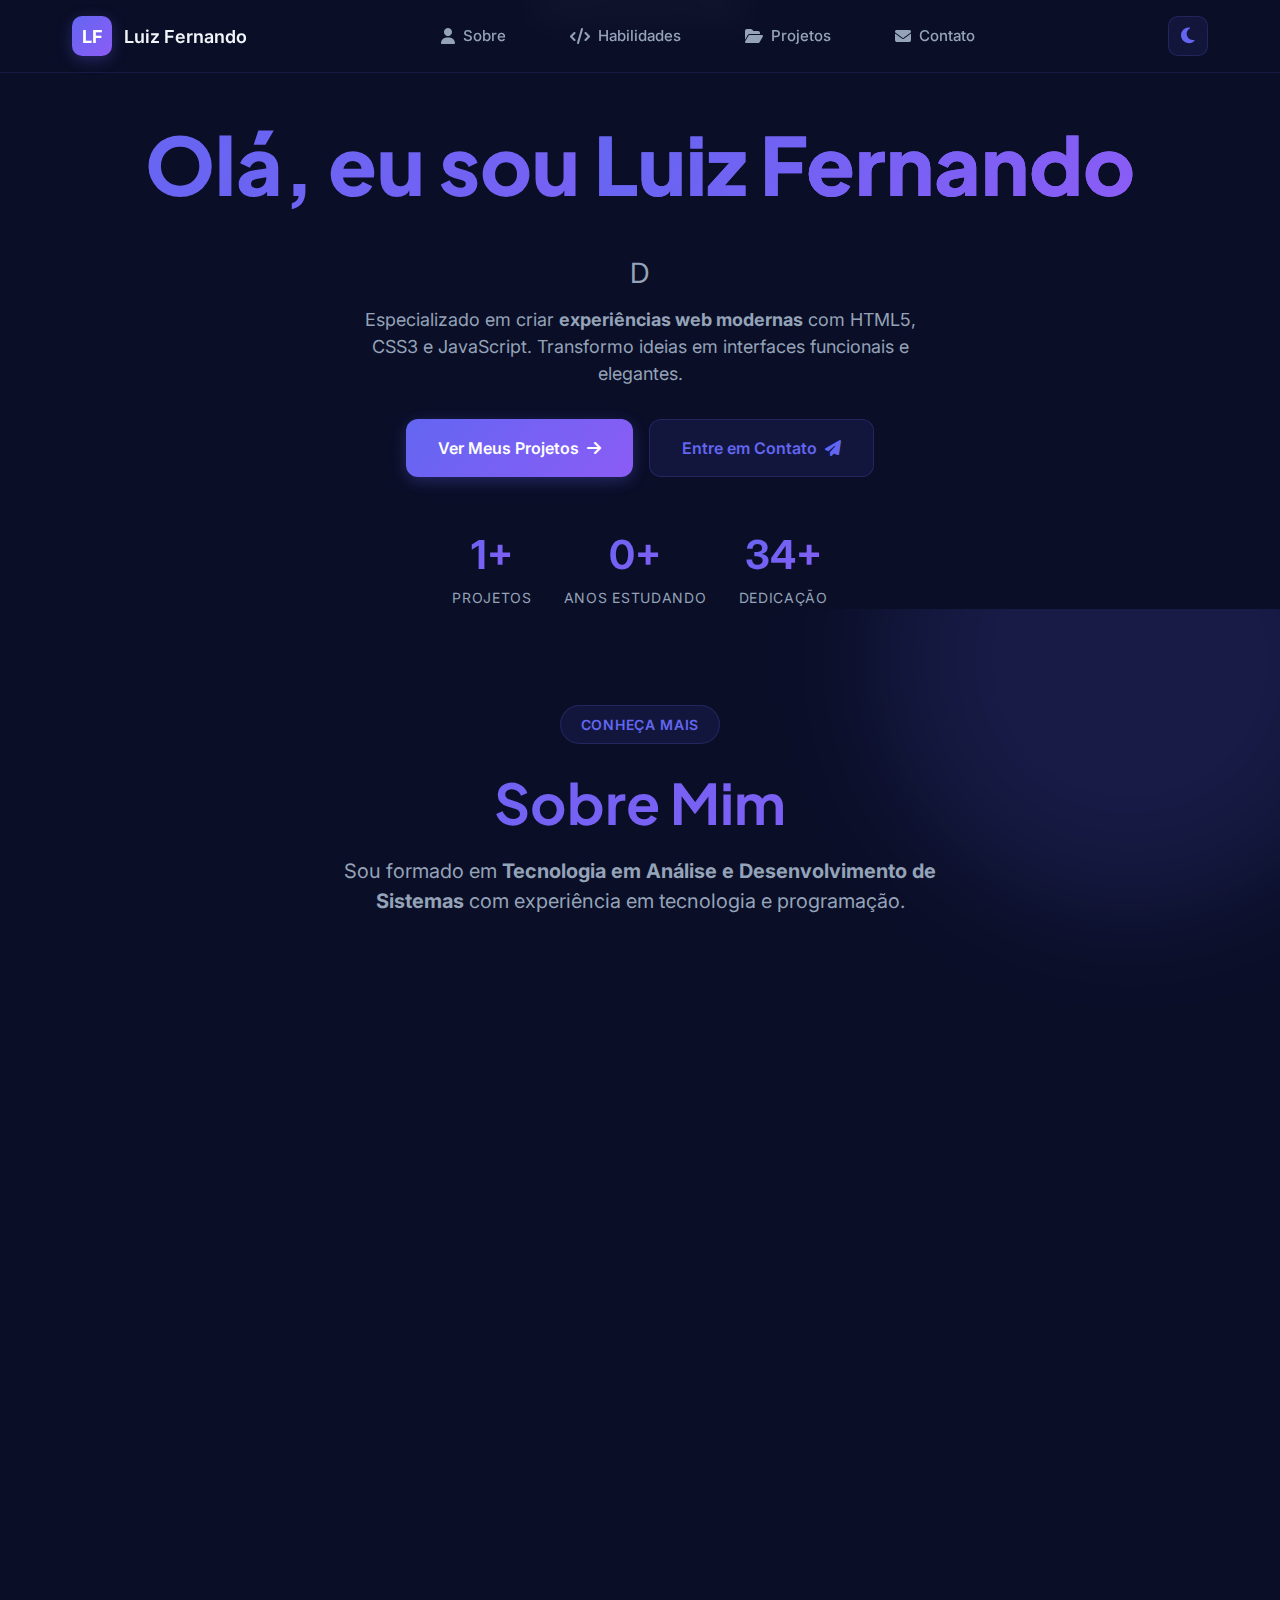
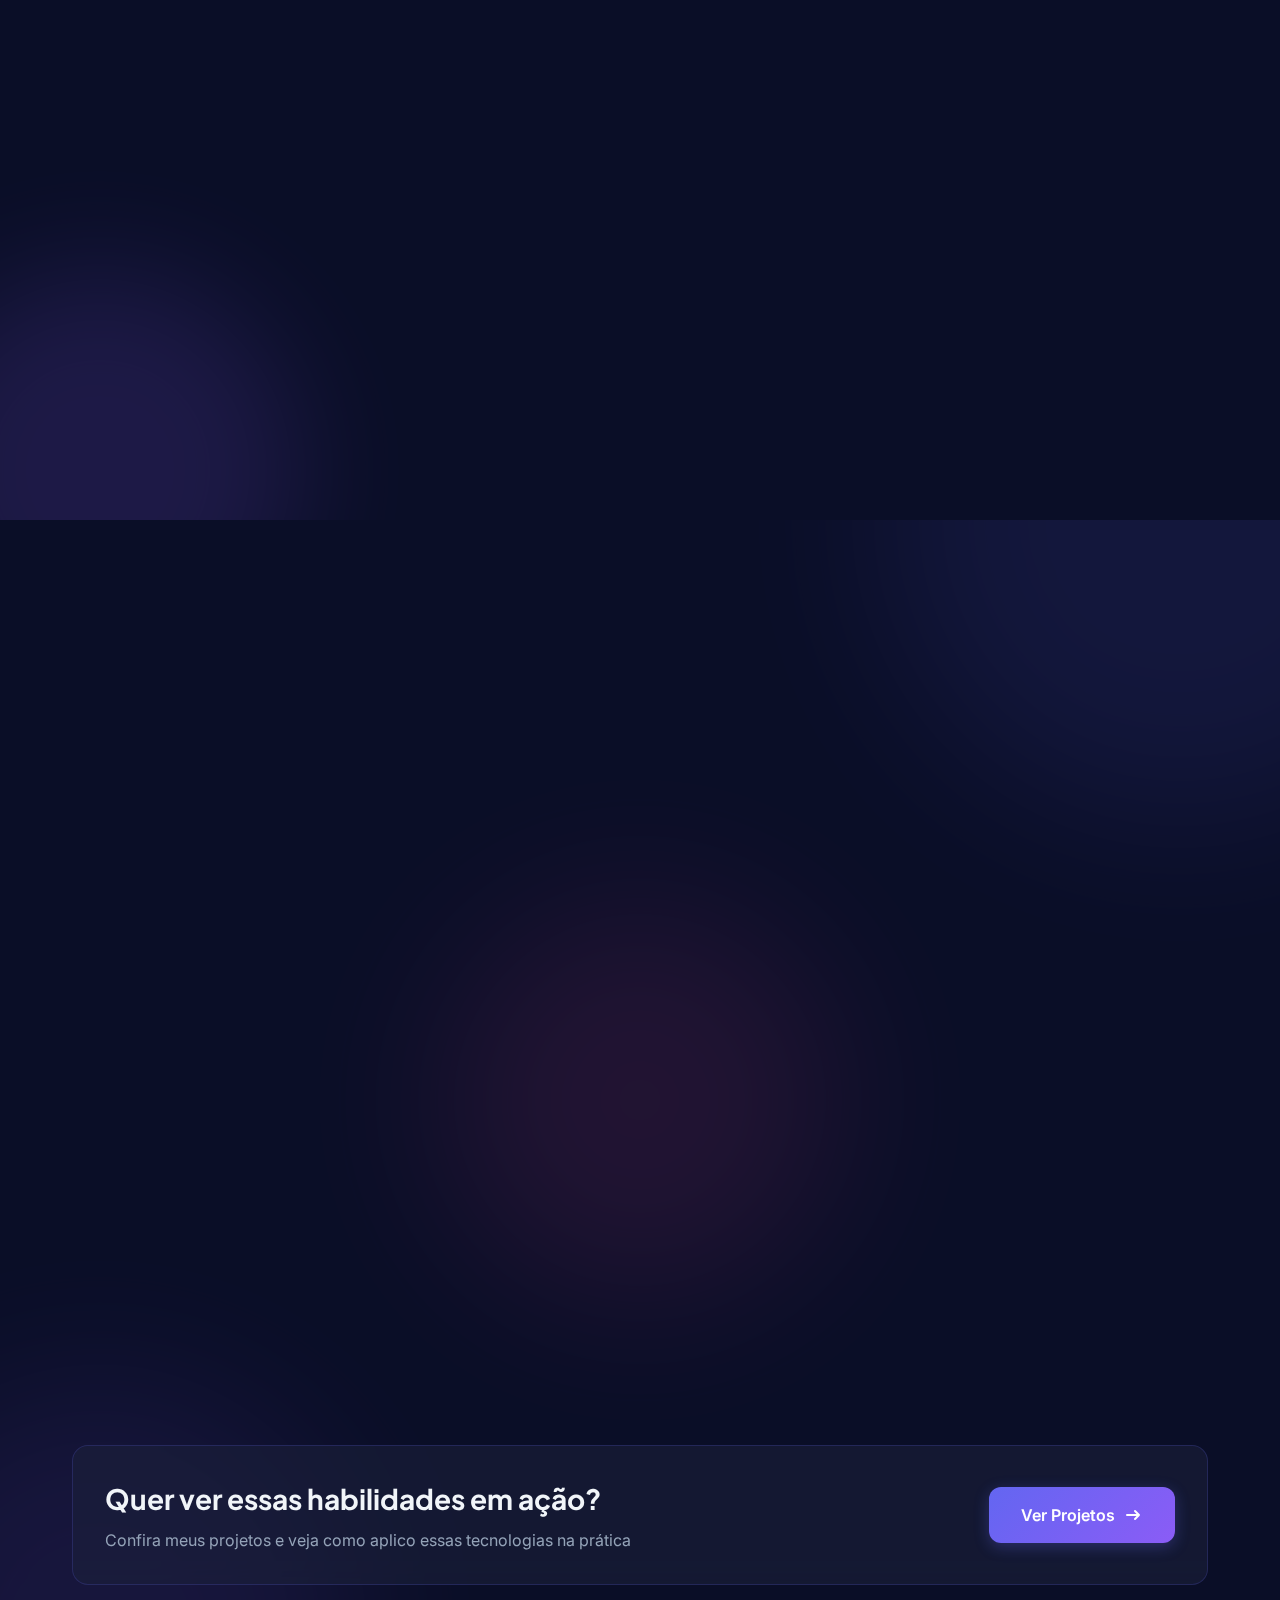
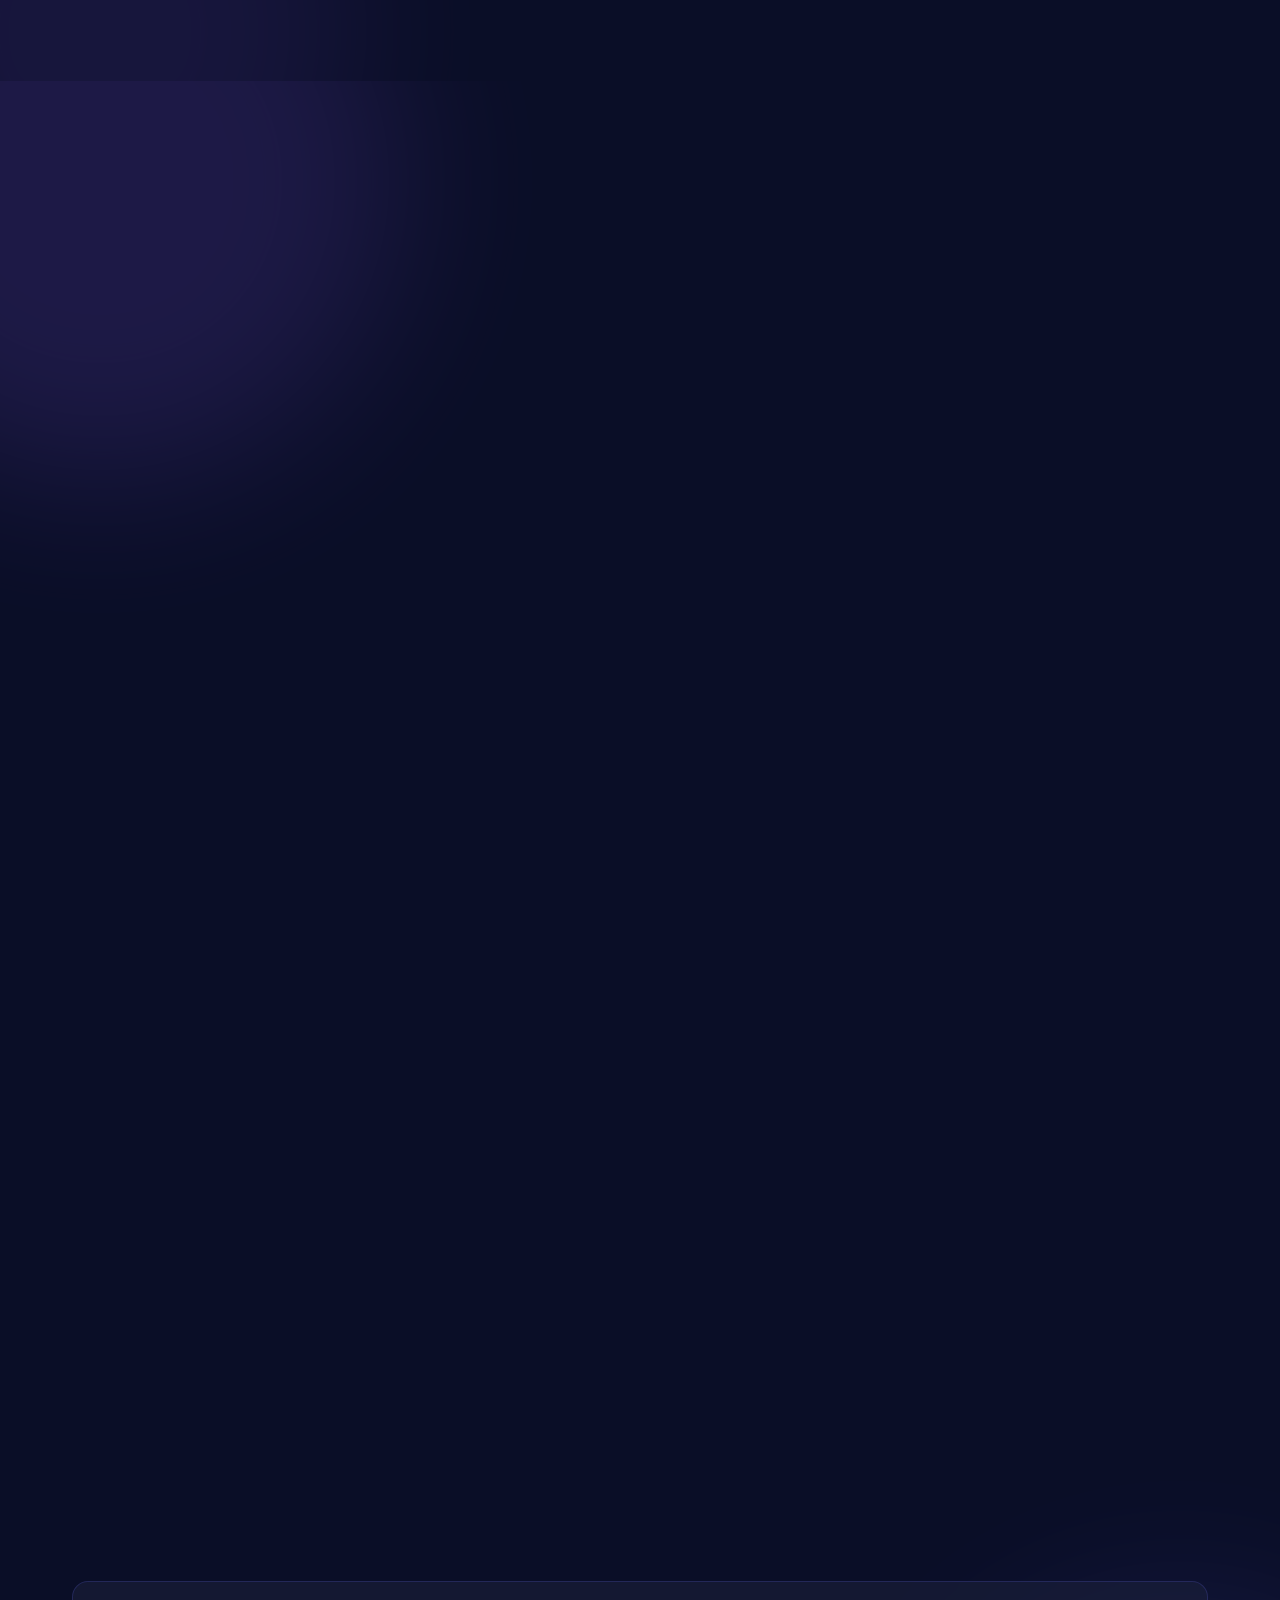
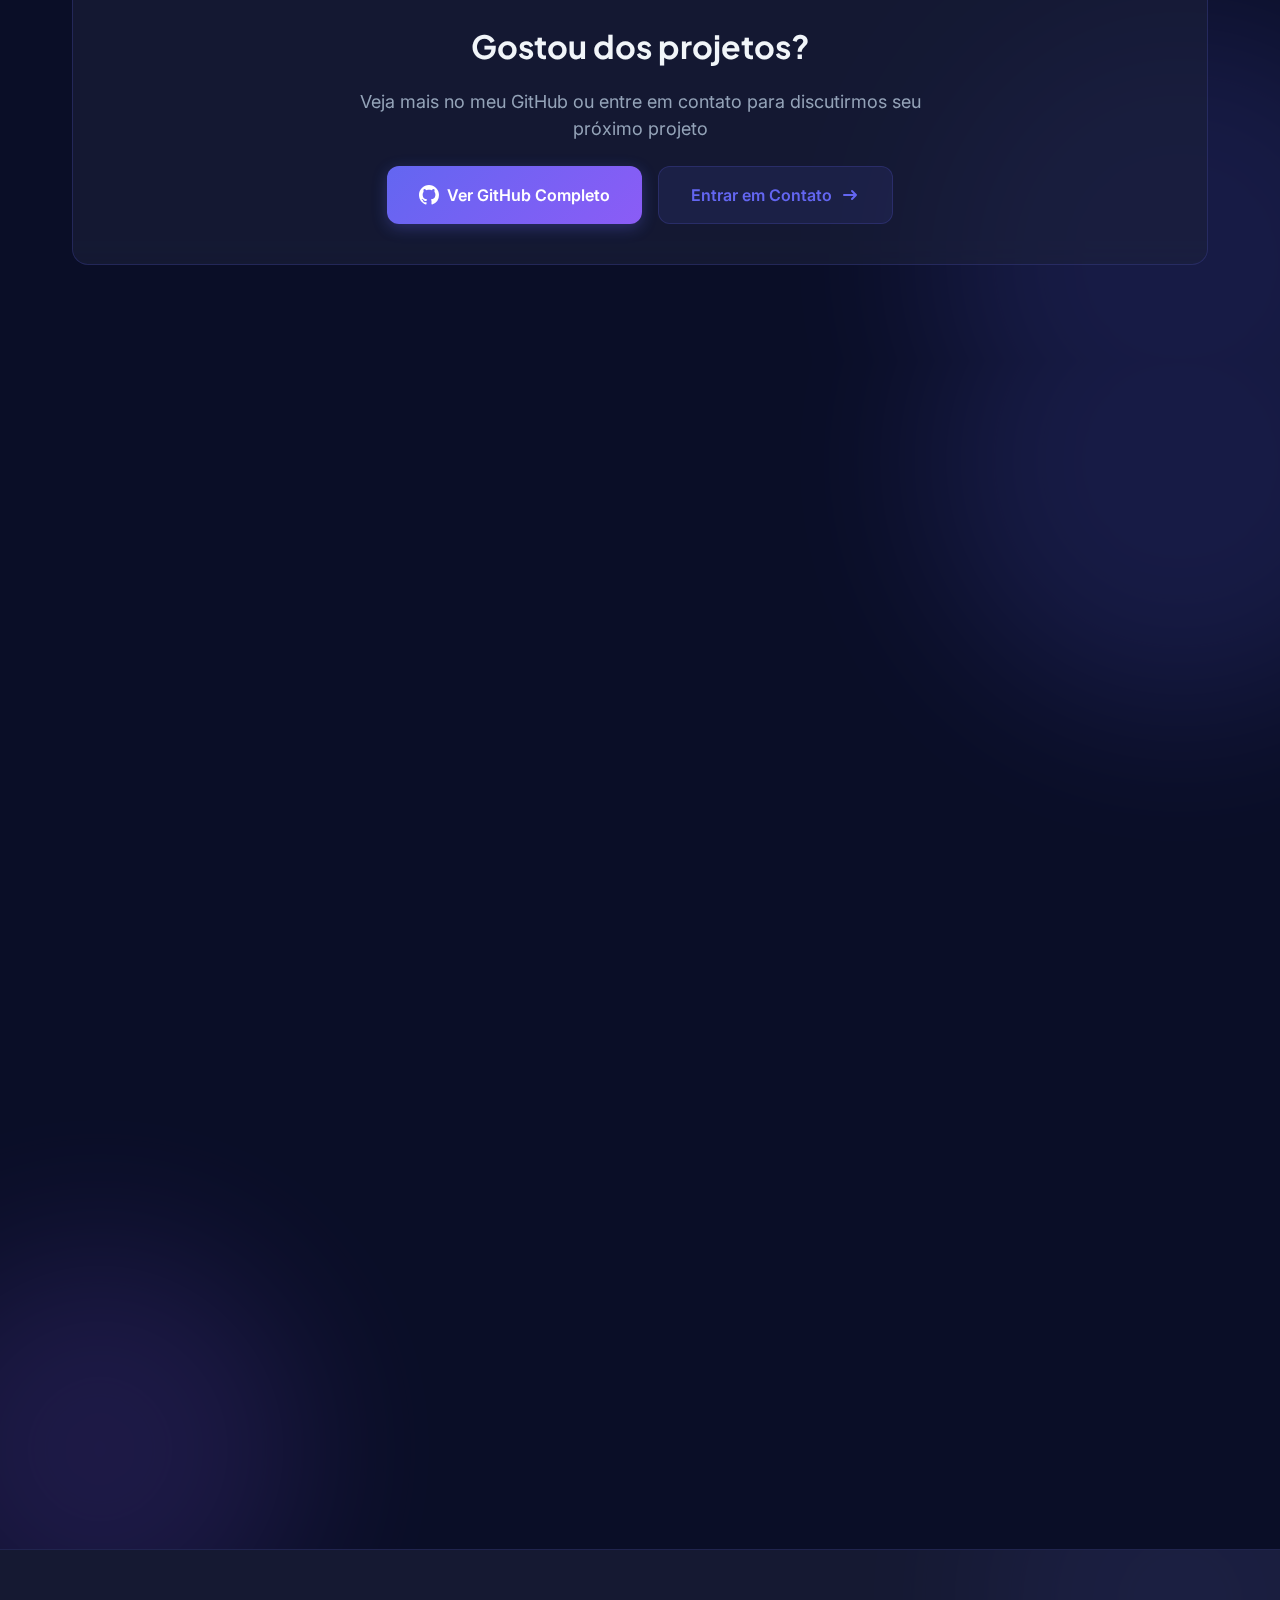
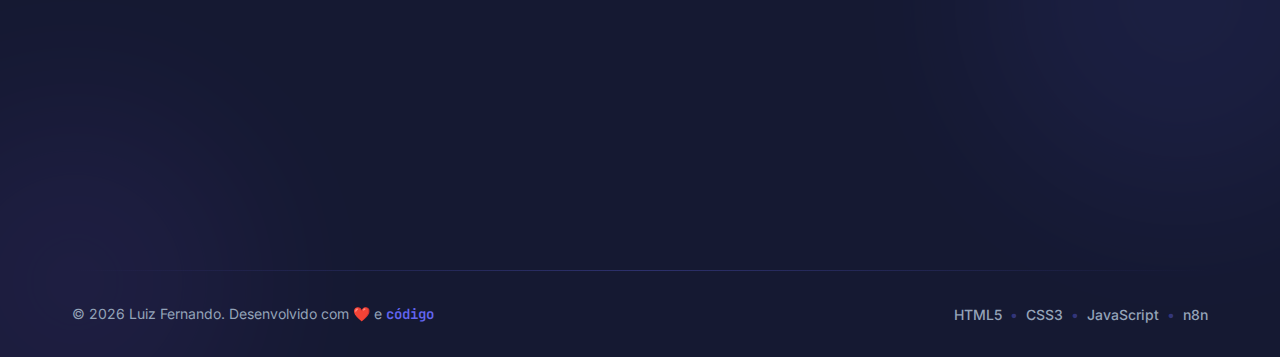
<file: index.html>
<!DOCTYPE html>
<html lang="pt-BR">

<head>
    <meta charset="UTF-8">
    <meta name="viewport" content="width=device-width, initial-scale=1.0">
    <meta http-equiv="X-UA-Compatible" content="IE=edge">

    <!-- SEO Principal -->
    <title>Luiz Fernando - Desenvolvedor Full-Stack | Portfólio</title>
    <meta name="description"
        content="Desenvolvedor Full-Stack especializado em HTML, CSS, JavaScript e automação com n8n. Confira meus projetos e entre em contato!">
    <meta name="keywords"
        content="desenvolvedor front-end, portfolio, HTML, CSS, JavaScript, n8n, automação, web developer">
    <meta name="author" content="Luiz Fernando da Silva">
    <meta name="robots" content="index, follow">
    <meta name="language" content="pt-BR">
    <meta name="revisit-after" content="7 days">

    <!-- Canonial UR(evita conteúdo duplicado) -->
    <link rel="canonical" href="https://luiz-silva-portfolio.netlify.app">

    <!-- Open Graph (Facebook, LinkedIn, WhatsApp) -->
    <meta property="og:type" content="website">
    <meta property="og:url" content="https://luiz-silva-portfolio.netlify.app">
    <meta property="og:title" content="Luiz Fernando - Desenvolvedor Full-Stack">
    <meta property="og:description"
        content="Desenvolvedor Full-Stack especializado em criar experiências web modernas e automatizadas.">
    <meta property="og:image" content="https://luiz-silva-portfolio.netlify.app/imagens/Meu-portfolio.jpg">
    <meta property="og:image:alt" content="Portfólio Luiz Fernando - Desenvolvedor Full-Stack">
    <meta property="og:image:width" content="1200">
    <meta property="og:image:height" content="630">
    <meta property="og:locale" content="pt_BR">
    <meta property="og:site_name" content="Portfólio Luiz Fernando">

    <!-- Twitter Card -->
    <meta name="twitter:card" content="summary_large_image">
    <meta name="twitter:url" content="https://luiz-silva-portfolio.netlify.app">
    <meta name="twitter:title" content="Luiz Fernando - Desenvolvedor Full-Stack">
    <meta name="twitter:description"
        content="Desenvolvedor Full-Stack especializado em criar experiências web modernas e automatizadas.">
    <meta name="twitter:image" content="https://luiz-silva-portfolio.netlify.app/imagens/Meu-portfolio.jpg">
    <meta name="twitter:creator" content="@lfcodes">

    <!-- Favicon -->
    <link rel="icon" type="image/png" sizes="32x32" href="imagens/eu-circle.png">
    <link rel="icon" type="image/png" sizes="16x16" href="imagens/eu-circle.png">
    <link rel="apple-touch-icon" sizes="180x180" href="imagens/eu-circle.png">

    <!-- Preconnect (Performance) -->
    <link rel="preconnect" href="https://fonts.googleapis.com">
    <link rel="preconnect" href="https://fonts.gstatic.com" crossorigin>
    <link rel="preconnect" href="https://cdnjs.cloudflare.com">

    <!-- DNS Prefetch (Performance) -->
    <link rel="dns-prefetch" href="https://fonts.googleapis.com">
    <link rel="dns-prefetch" href="https://www.googletagmanager.com">

    <!-- Google Fonts -->
    <link
        href="https://fonts.googleapis.com/css2?family=Inter:wght@400;500;600;700;800&family=Plus+Jakarta+Sans:wght@400;500;600;700;800&family=JetBrains+Mono:wght@400;500;600;700&display=swap"
        rel="stylesheet">

    <!-- Google tag (gtag.js) -->
    <script async src="https://www.googletagmanager.com/gtag/js?id=G-EYR9T2E2EH"></script>
    <script>
        window.dataLayer = window.dataLayer || [];
        function gtag() { dataLayer.push(arguments); }
        gtag('js', new Date());

        gtag('config', 'G-EYR9T2E2EH');
    </script>

    <link rel="stylesheet" href="css/main.css">

    <!-- Font Awesome -->
    <link rel="stylesheet" href="https://cdnjs.cloudflare.com/ajax/libs/font-awesome/6.4.0/css/all.min.css">

    <!-- Theme Color -->
    <!-- <meta name="theme-color" content="#0a0e27"> -->
    <meta name="msapplication-navbutton-color" content="#0a0e27">
    <meta name="apple-mobile-web-app-status-bar-style" content="#0a0e27">

    <!-- ========================================
     SCHEMA.ORG - JSON-LD
     Adicionar ANTES do </head> no index.html
     
     Google mostra esses dados nos resultados!
======================================== -->

    <script type="application/ld+json">
{
  "@context": "https://schema.org",
  "@graph": [
    {
      "@type": "Person",
      "@id": "https://luiz-silva-portfolio.netlify.app/#person",
      "name": "Luiz Fernando da Silva",
      "givenName": "Luiz Fernando",
      "familyName": "da Silva",
      "url": "https://luiz-silva-portfolio.netlify.app",
      "image": "https://luiz-silva-portfolio.netlify.app/images/portfolio.png",
      "jobTitle": "Desenvolvedor Front-end",
      "description": "Desenvolvedor Front-end especializado em criar interfaces modernas, responsivas e otimizadas.",
      "address": {
        "@type": "PostalAddress",
        "addressLocality": "Bauru",
        "addressRegion": "SP",
        "addressCountry": "BR"
      },
      "email": "luizfernandodev16@gmail.com",
      "telephone": "+55-14-98800-9858",
      "sameAs": [
        "https://github.com/Luiz-9858",
        "https://linkedin.com/in/luiz-fernando-fullstack",
        "https://instagram.com/lfcodes"
      ],
      "knowsAbout": [
        "HTML5",
        "CSS3",
        "JavaScript",
        "n8n",
        "Docker",
        "Desenvolvimento Web",
        "Front-end Development",
        "Web Design",
        "UI/UX"
      ],
      "worksFor": {
        "@type": "Organization",
        "name": "Freelancer"
      },
      "alumniOf": {
        "@type": "EducationalOrganization",
        "name": "Autodidata"
      }
    },
    {
      "@type": "WebSite",
      "@id": "https://luiz-silva-portfolio.netlify.app/#website",
      "url": "https://luiz-silva-portfolio.netlify.app",
      "name": "Portfólio Luiz Fernando",
      "description": "Portfólio profissional de Luiz Fernando, desenvolvedor Front-end. Projetos, habilidades e contato.",
      "publisher": {
        "@id": "https://luiz-silva-portfolio.netlify.app/#person"
      },
      "inLanguage": "pt-BR",
      "potentialAction": {
        "@type": "SearchAction",
        "target": "https://luiz-silva-portfolio.netlify.app/#search={search_term_string}",
        "query-input": "required name=search_term_string"
      }
    },
    {
      "@type": "WebPage",
      "@id": "https://luiz-silva-portfolio.netlify.app/#webpage",
      "url": "https://luiz-silva-portfolio.netlify.app",
      "name": "Luiz Fernando | Desenvolvedor Front-end | Portfólio",
      "isPartOf": {
        "@id": "https://luiz-silva-portfolio.netlify.app/#website"
      },
      "about": {
        "@id": "https://luiz-silva-portfolio.netlify.app/#person"
      },
      "description": "Desenvolvedor Front-end especializado em criar interfaces modernas e responsivas. Disponível para projetos freelance.",
      "inLanguage": "pt-BR"
    },
    {
      "@type": "BreadcrumbList",
      "@id": "https://luiz-silva-portfolio.netlify.app/#breadcrumb",
      "itemListElement": [
        {
          "@type": "ListItem",
          "position": 1,
          "name": "Home",
          "item": "https://luiz-silva-portfolio.netlify.app"
        },
        {
          "@type": "ListItem",
          "position": 2,
          "name": "Sobre",
          "item": "https://luiz-silva-portfolio.netlify.app#sobre"
        },
        {
          "@type": "ListItem",
          "position": 3,
          "name": "Projetos",
          "item": "https://luiz-silva-portfolio.netlify.app#projetos"
        },
        {
          "@type": "ListItem",
          "position": 4,
          "name": "Contato",
          "item": "https://luiz-silva-portfolio.netlify.app#contato"
        }
      ]
    },
    {
      "@type": "ItemList",
      "name": "Projetos",
      "description": "Principais projetos desenvolvidos por Luiz Fernando",
      "itemListElement": [
        {
          "@type": "SoftwareApplication",
          "position": 1,
          "name": "AutoPeças Pro IA",
          "description": "Sistema MVP de recomendação inteligente de autopeças usando IA",
          "url": "https://autopecas-pro-ia.vercel.app",
          "applicationCategory": "WebApplication",
          "operatingSystem": "Any",
          "offers": {
            "@type": "Offer",
            "price": "0",
            "priceCurrency": "BRL"
          }
        },
        {
          "@type": "SoftwareApplication",
          "position": 2,
          "name": "Portfólio Pessoal",
          "description": "Site portfólio moderno com design dark mode e automação n8n",
          "url": "https://luiz-silva-portfolio.netlify.app",
          "applicationCategory": "WebApplication",
          "operatingSystem": "Any"
        }
      ]
    }
  ]
}
</script>

</head>

<body>
    <!-- NAVEGAÇÃO -->
    <header role="banner">
        <nav class="navbar" id="navbar" role="navigation" aria-label="Menu principal">
            <div class="container">
                <div class="navbar-container">
                    <a href="#home" class="navbar-brand" aria-label="Voltar ao topo">
                        <span class="navbar-logo" aria-hidden="true">LF</span>
                        <span class="navbar-name">Luiz Fernando</span>
                    </a>

                    <div class="navbar-menu">
                        <a href="#sobre" class="navbar-link" aria-label="Ir para seção Sobre">
                            <i class="fas fa-user" aria-hidden="true"></i>
                            <span>Sobre</span>
                        </a>
                        <a href="#habilidades" class="navbar-link" aria-label="Ir para seção Habilidades">
                            <i class="fas fa-code" aria-hidden="true"></i>
                            <span>Habilidades</span>
                        </a>
                        <a href="#projetos" class="navbar-link" aria-label="Ir para seção Projetos">
                            <i class="fas fa-folder-open" aria-hidden="true"></i>
                            <span>Projetos</span>
                        </a>
                        <a href="#contato" class="navbar-link" aria-label="Ir para seção Contato">
                            <i class="fas fa-envelope" aria-hidden="true"></i>
                            <span>Contato</span>
                        </a>
                    </div>

                    <button class="theme-toggle" id="theme-toggle" aria-label="Toggle theme">
                        <i class="fas fa-moon"></i>
                    </button>

                    <button class="navbar-toggle" id="navbar-toggle" aria-label="Toggle menu">
                        <span class="navbar-toggle-icon"></span>
                        <span class="navbar-toggle-icon"></span>
                        <span class="navbar-toggle-icon"></span>
                    </button>

                </div>
            </div>

            <div class="navbar-mobile" id="navbar-mobile">
                <div class="navbar-mobile-content">
                    <a href="#sobre" class="navbar-mobile-link">
                        <i class="fas fa-user"></i>
                        <span>Sobre</span>
                    </a>
                    <a href="#habilidades" class="navbar-mobile-link">
                        <i class="fas fa-code"></i>
                        <span>Habilidades</span>
                    </a>
                    <a href="#projetos" class="navbar-mobile-link">
                        <i class="fas fa-folder-open"></i>
                        <span>Projetos</span>
                    </a>
                    <a href="#contato" class="navbar-mobile-link">
                        <i class="fas fa-envelope"></i>
                        <span>Contato</span>
                    </a>

                    <div class="navbar-mobile-socials">
                        <a href="https://github.com/Luiz-9858" target="_blank" rel="noopener noreferrer"
                            aria-label="GitHub">
                            <i class="fab fa-github"></i>
                        </a>
                        <a href="https://www.linkedin.com/in/luiz-fernando-9747922b7/" target="_blank"
                            rel="noopener noreferrer" aria-label="LinkedIn">
                            <i class="fab fa-linkedin"></i>
                        </a>
                        <a href="mailto:luizfernandodev16@gmail.com" aria-label="Email">
                            <i class="fas fa-envelope"></i>
                        </a>
                    </div>
                </div>
            </div>
        </nav>
    </header>

    <!-- HERO SECTION -->
    <header class="hero" id="home">
        <div class="hero-background">
            <div class="hero-gradient-mesh"></div>
            <div class="hero-gradient-orb hero-gradient-orb-1"></div>
            <div class="hero-gradient-orb hero-gradient-orb-2"></div>
            <div class="hero-gradient-orb hero-gradient-orb-3"></div>
        </div>

        <div class="container">
            <div class="hero-content">
                <span class="hero-tag">
                    <i class="fas fa-code"></i>
                    <span>Disponível para projetos</span>
                </span>

                <h1 class="hero-title">
                    Olá, eu sou
                    <span class="gradient-text">Luiz Fernando</span>
                </h1>

                <p class="hero-subtitle">
                    <span class="typewriter-text">Desenvolvedor Full-Stack em Formação</span>
                </p>

                <p class="hero-description">
                    Especializado em criar <strong>experiências web modernas</strong> com HTML5, CSS3 e JavaScript.
                    Transformo ideias em interfaces funcionais e elegantes.
                </p>

                <div class="hero-cta">
                    <a href="#projetos" class="btn btn-primary">
                        <span>Ver Meus Projetos</span>
                        <i class="fas fa-arrow-right"></i>
                    </a>
                    <a href="#contato" class="btn btn-secondary">
                        <span>Entre em Contato</span>
                        <i class="fas fa-paper-plane"></i>
                    </a>
                </div>

                <div class="hero-stats">
                    <div class="hero-stat-item">
                        <span class="stat-number">5+</span>
                        <span class="stat-label">Projetos</span>
                    </div>
                    <div class="hero-stat-item">
                        <span class="stat-number">2+</span>
                        <span class="stat-label">Anos Estudando</span>
                    </div>
                    <div class="hero-stat-item">
                        <span class="stat-number">100%</span>
                        <span class="stat-label">Dedicação</span>
                    </div>
                </div>
            </div>
        </div>
    </header>

    <!-- SEÇÃO SOBRE -->
    <section id="sobre" class="about-section">
        <div class="container">
            <div class="section-header">
                <span class="section-badge">Conheça mais</span>
                <h2 class="section-title">Sobre Mim</h2>
                <p class="section-subtitle">Sou formado em <strong>Tecnologia em Análise e Desenvolvimento de
                        Sistemas</strong> com experiência em tecnologia e programação.</p>
            </div>

            <div class="about-content">
                <div class="about-image-wrapper">
                    <div class="image-decoration"></div>
                    <div class="image-container">
                        <img src="imagens/eu-circle.png" alt="Luiz Fernando - Desenvolvedor Fullstack"
                            class="about-image" loading="lazy" width="400" height="400">
                        <div class="image-gradient-overlay"></div>
                    </div>

                    <div class="image-stats">
                        <div class="stat-badge">
                            <span class="stat-number">2+</span>
                            <span class="stat-label">Anos</span>
                        </div>
                        <div class="stat-badge">
                            <span class="stat-number">5+</span>
                            <span class="stat-label">Projetos</span>
                        </div>
                    </div>
                </div>

                <div class="about-info">
                    <div class="info-card glass-card">
                        <div class="about-intro">
                            <h3 class="gradient-text">Desenvolvedor Fullstack</h3>
                            <p class="intro-text">
                                Com foco em criar interfaces modernas, responsivas e otimizadas.
                                Transformo ideias em experiências digitais funcionais e visualmente atraentes.
                            </p>
                        </div>

                        <div class="about-description">
                            <p>
                                Minha jornada no desenvolvimento web começou com a curiosidade
                                de entender como os sites funcionam. Hoje, trabalho com
                                <strong>HTML5</strong>, <strong>CSS3</strong> e <strong>JavaScript</strong>
                                e outras tecnologias para construir aplicações que fazem a diferença.
                            </p>
                            <p>
                                Tenho experiência em integração com APIs, automação de
                                processos com n8n, e sempre busco aplicar as melhores
                                práticas de desenvolvimento e acessibilidade.
                            </p>
                        </div>

                        <div class="about-highlights">
                            <div class="highlight-item">
                                <div class="highlight-icon">🎯</div>
                                <div class="highlight-content">
                                    <h4>Foco em Qualidade</h4>
                                    <p>Código limpo, semântico e performático</p>
                                </div>
                            </div>
                            <div class="highlight-item">
                                <div class="highlight-icon">🚀</div>
                                <div class="highlight-content">
                                    <h4>Sempre Aprendendo</h4>
                                    <p>Atualizado com as últimas tecnologias</p>
                                </div>
                            </div>
                            <div class="highlight-item">
                                <div class="highlight-icon">💡</div>
                                <div class="highlight-content">
                                    <h4>Soluções Criativas</h4>
                                    <p>Problemas complexos, respostas eficientes</p>
                                </div>
                            </div>
                        </div>

                        <div class="about-cta">
                            <a href="#contato" class="btn btn-primary">
                                <span>Vamos Conversar</span>
                                <svg width="20" height="20" viewBox="0 0 20 20" fill="none">
                                    <path d="M4 10H16M16 10L12 6M16 10L12 14" stroke="currentColor" stroke-width="2"
                                        stroke-linecap="round" stroke-linejoin="round" />
                                </svg>
                            </a>
                            <a href="https://github.com/Luiz-9858" target="_blank" rel="noopener noreferrer"
                                class="btn btn-secondary">
                                <svg width="20" height="20" viewBox="0 0 24 24" fill="currentColor">
                                    <path
                                        d="M12 0C5.37 0 0 5.37 0 12c0 5.31 3.435 9.795 8.205 11.385.6.105.825-.255.825-.57 0-.285-.015-1.23-.015-2.235-3.015.555-3.795-.735-4.035-1.41-.135-.345-.72-1.41-1.23-1.695-.42-.225-1.02-.78-.015-.795.945-.015 1.62.87 1.845 1.23 1.08 1.815 2.805 1.305 3.495.99.105-.78.42-1.305.765-1.605-2.67-.3-5.46-1.335-5.46-5.925 0-1.305.465-2.385 1.23-3.225-.12-.3-.54-1.53.12-3.18 0 0 1.005-.315 3.3 1.23.96-.27 1.98-.405 3-.405s2.04.135 3 .405c2.295-1.56 3.3-1.23 3.3-1.23.66 1.65.24 2.88.12 3.18.765.84 1.23 1.905 1.23 3.225 0 4.605-2.805 5.625-5.475 5.925.435.375.81 1.095.81 2.22 0 1.605-.015 2.895-.015 3.3 0 .315.225.69.825.57A12.02 12.02 0 0024 12c0-6.63-5.37-12-12-12z" />
                                </svg>
                                <span>Ver GitHub</span>
                            </a>
                        </div>
                    </div>

                    <div class="extra-info-cards">
                        <div class="mini-card glass-card">
                            <div class="mini-card-icon">📍</div>
                            <div class="mini-card-content">
                                <span class="mini-card-label">Localização</span>
                                <span class="mini-card-value">Bauru, SP</span>
                            </div>
                        </div>
                        <div class="mini-card glass-card">
                            <div class="mini-card-icon">💼</div>
                            <div class="mini-card-content">
                                <span class="mini-card-label">Status</span>
                                <span class="mini-card-value">Disponível</span>
                            </div>
                        </div>
                    </div>
                </div>
            </div>
        </div>

        <div class="about-bg-decoration">
            <div class="decoration-orb orb-1"></div>
            <div class="decoration-orb orb-2"></div>
        </div>
    </section>

    <!-- SEÇÃO HABILIDADES -->
    <section id="habilidades" class="skills-section">
        <div class="container">
            <!-- Header da Seção -->
            <div class="section-header">
                <span class="section-badge">Minhas Competências</span>
                <h2 class="section-title">Habilidades</h2>
                <p class="section-subtitle">Tecnologias e ferramentas que domino para criar soluções incríveis</p>
            </div>

            <!-- Categorias de Habilidades -->
            <div class="skills-grid">

                <!-- CATEGORIA: Front-end -->
                <div class="skill-category">
                    <div class="category-header">
                        <div class="category-icon">💻</div>
                        <h3 class="category-title">Front-end</h3>
                    </div>

                    <div class="skills-list">
                        <!-- HTML5 -->
                        <div class="skill-item glass-card">
                            <div class="skill-header">
                                <div class="skill-info">
                                    <span class="skill-icon">🔶</span>
                                    <span class="skill-name">HTML5</span>
                                </div>
                                <span class="skill-percentage">90%</span>
                            </div>
                            <div class="skill-bar">
                                <div class="skill-progress" data-progress="90" style="width: 0%">
                                    <span class="progress-glow"></span>
                                </div>
                            </div>
                        </div>

                        <!-- CSS3 -->
                        <div class="skill-item glass-card">
                            <div class="skill-header">
                                <div class="skill-info">
                                    <span class="skill-icon">🎨</span>
                                    <span class="skill-name">CSS3</span>
                                </div>
                                <span class="skill-percentage">85%</span>
                            </div>
                            <div class="skill-bar">
                                <div class="skill-progress" data-progress="85" style="width: 0%">
                                    <span class="progress-glow"></span>
                                </div>
                            </div>
                        </div>

                        <!-- JavaScript -->
                        <div class="skill-item glass-card">
                            <div class="skill-header">
                                <div class="skill-info">
                                    <span class="skill-icon">⚡</span>
                                    <span class="skill-name">JavaScript</span>
                                </div>
                                <span class="skill-percentage">80%</span>
                            </div>
                            <div class="skill-bar">
                                <div class="skill-progress" data-progress="80" style="width: 0%">
                                    <span class="progress-glow"></span>
                                </div>
                            </div>
                        </div>

                        <!-- Responsive Design -->
                        <div class="skill-item glass-card">
                            <div class="skill-header">
                                <div class="skill-info">
                                    <span class="skill-icon">📱</span>
                                    <span class="skill-name">Responsive Design</span>
                                </div>
                                <span class="skill-percentage">90%</span>
                            </div>
                            <div class="skill-bar">
                                <div class="skill-progress" data-progress="90" style="width: 0%">
                                    <span class="progress-glow"></span>
                                </div>
                            </div>
                        </div>
                    </div>
                </div>

                <!-- CATEGORIA: Ferramentas -->
                <div class="skill-category">
                    <div class="category-header">
                        <div class="category-icon">🛠️</div>
                        <h3 class="category-title">Ferramentas</h3>
                    </div>

                    <div class="skills-list">
                        <!-- Git/GitHub -->
                        <div class="skill-item glass-card">
                            <div class="skill-header">
                                <div class="skill-info">
                                    <span class="skill-icon">🐙</span>
                                    <span class="skill-name">Git/GitHub</span>
                                </div>
                                <span class="skill-percentage">75%</span>
                            </div>
                            <div class="skill-bar">
                                <div class="skill-progress" data-progress="75" style="width: 0%">
                                    <span class="progress-glow"></span>
                                </div>
                            </div>
                        </div>

                        <!-- VS Code -->
                        <div class="skill-item glass-card">
                            <div class="skill-header">
                                <div class="skill-info">
                                    <span class="skill-icon">💙</span>
                                    <span class="skill-name">VS Code</span>
                                </div>
                                <span class="skill-percentage">95%</span>
                            </div>
                            <div class="skill-bar">
                                <div class="skill-progress" data-progress="95" style="width: 0%">
                                    <span class="progress-glow"></span>
                                </div>
                            </div>
                        </div>

                        <!-- n8n -->
                        <div class="skill-item glass-card">
                            <div class="skill-header">
                                <div class="skill-info">
                                    <span class="skill-icon">🔗</span>
                                    <span class="skill-name">n8n</span>
                                </div>
                                <span class="skill-percentage">70%</span>
                            </div>
                            <div class="skill-bar">
                                <div class="skill-progress" data-progress="70" style="width: 0%">
                                    <span class="progress-glow"></span>
                                </div>
                            </div>
                        </div>

                        <!-- Docker -->
                        <div class="skill-item glass-card">
                            <div class="skill-header">
                                <div class="skill-info">
                                    <span class="skill-icon">🐳</span>
                                    <span class="skill-name">Docker</span>
                                </div>
                                <span class="skill-percentage">65%</span>
                            </div>
                            <div class="skill-bar">
                                <div class="skill-progress" data-progress="65" style="width: 0%">
                                    <span class="progress-glow"></span>
                                </div>
                            </div>
                        </div>
                    </div>
                </div>

                <!-- CATEGORIA: Soft Skills -->
                <div class="skill-category">
                    <div class="category-header">
                        <div class="category-icon">🌟</div>
                        <h3 class="category-title">Soft Skills</h3>
                    </div>

                    <div class="skills-list">
                        <!-- Resolução de Problemas -->
                        <div class="skill-item glass-card">
                            <div class="skill-header">
                                <div class="skill-info">
                                    <span class="skill-icon">🧩</span>
                                    <span class="skill-name">Resolução de Problemas</span>
                                </div>
                                <span class="skill-percentage">90%</span>
                            </div>
                            <div class="skill-bar">
                                <div class="skill-progress" data-progress="90" style="width: 0%">
                                    <span class="progress-glow"></span>
                                </div>
                            </div>
                        </div>

                        <!-- Aprendizado Contínuo -->
                        <div class="skill-item glass-card">
                            <div class="skill-header">
                                <div class="skill-info">
                                    <span class="skill-icon">📚</span>
                                    <span class="skill-name">Aprendizado Contínuo</span>
                                </div>
                                <span class="skill-percentage">95%</span>
                            </div>
                            <div class="skill-bar">
                                <div class="skill-progress" data-progress="95" style="width: 0%">
                                    <span class="progress-glow"></span>
                                </div>
                            </div>
                        </div>

                        <!-- Comunicação -->
                        <div class="skill-item glass-card">
                            <div class="skill-header">
                                <div class="skill-info">
                                    <span class="skill-icon">💬</span>
                                    <span class="skill-name">Comunicação</span>
                                </div>
                                <span class="skill-percentage">85%</span>
                            </div>
                            <div class="skill-bar">
                                <div class="skill-progress" data-progress="85" style="width: 0%">
                                    <span class="progress-glow"></span>
                                </div>
                            </div>
                        </div>

                        <!-- Trabalho em Equipe -->
                        <div class="skill-item glass-card">
                            <div class="skill-header">
                                <div class="skill-info">
                                    <span class="skill-icon">🤝</span>
                                    <span class="skill-name">Trabalho em Equipe</span>
                                </div>
                                <span class="skill-percentage">88%</span>
                            </div>
                            <div class="skill-bar">
                                <div class="skill-progress" data-progress="88" style="width: 0%">
                                    <span class="progress-glow"></span>
                                </div>
                            </div>
                        </div>
                    </div>
                </div>

            </div>

            <!-- Call to Action -->
            <div class="skills-cta">
                <div class="cta-content glass-card">
                    <div class="cta-text">
                        <h3>Quer ver essas habilidades em ação?</h3>
                        <p>Confira meus projetos e veja como aplico essas tecnologias na prática</p>
                    </div>
                    <a href="#projetos" class="btn btn-primary">
                        <span>Ver Projetos</span>
                        <svg width="20" height="20" viewBox="0 0 20 20" fill="none">
                            <path d="M4 10H16M16 10L12 6M16 10L12 14" stroke="currentColor" stroke-width="2"
                                stroke-linecap="round" stroke-linejoin="round" />
                        </svg>
                    </a>
                </div>
            </div>
        </div>

        <!-- Background Decorativo -->
        <div class="skills-bg-decoration">
            <div class="decoration-orb orb-1"></div>
            <div class="decoration-orb orb-2"></div>
            <div class="decoration-orb orb-3"></div>
        </div>
    </section>

    <!-- SEÇÃO PROJETOS - SUBSTITUIR NO index.html -->
    <section id="projetos" class="projects-section">
        <div class="container">
            <!-- Header da Seção -->
            <div class="section-header">
                <span class="section-badge">Meu Trabalho</span>
                <h2 class="section-title">Projetos</h2>
                <p class="section-subtitle">Soluções criativas e funcionais que desenvolvi</p>
            </div>

            <!-- Grid de Projetos -->
            <div class="projects-grid">

                <!-- PROJETO DESTAQUE: AutoPeças Pro IA -->
                <div class="project-card featured-project glass-card">
                    <div class="project-badge-featured">
                        <span class="badge-icon">⭐</span>
                        <span>Projeto em Destaque</span>
                    </div>

                    <div class="project-image-wrapper">
                        <img src="imagens/layout-autopecas.jpg" alt="AutoPeças Pro IA - Sistema de recomendação com IA"
                            class="project-image" loading="lazy" width="600" height="400">
                        <div class="project-overlay">
                            <div class="overlay-tech">
                                <span class="tech-badge">HTML5</span>
                                <span class="tech-badge">CSS3</span>
                                <span class="tech-badge">JavaScript</span>
                                <span class="tech-badge">API Grok</span>
                            </div>
                        </div>
                    </div>

                    <div class="project-content">
                        <h3 class="project-title gradient-text">AutoPeças Pro IA</h3>
                        <p class="project-description">
                            Sistema MVP de recomendação inteligente de autopeças usando IA.
                            Integração com API Grok para análise de compatibilidade e
                            sugestões personalizadas baseadas no modelo do veículo.
                        </p>

                        <div class="project-highlights">
                            <div class="highlight-tag">
                                <span class="tag-icon">🤖</span>
                                <span>Integração com IA</span>
                            </div>
                            <div class="highlight-tag">
                                <span class="tag-icon">🎯</span>
                                <span>MVP Funcional</span>
                            </div>
                            <div class="highlight-tag">
                                <span class="tag-icon">⚡</span>
                                <span>API REST</span>
                            </div>
                        </div>

                        <div class="project-actions">
                            <a href="https://autopecas-pro-ia.vercel.app" target="_blank" rel="noopener noreferrer"
                                class="btn btn-primary">
                                <svg width="18" height="18" viewBox="0 0 24 24" fill="none" stroke="currentColor"
                                    stroke-width="2">
                                    <path
                                        d="M18 13v6a2 2 0 0 1-2 2H5a2 2 0 0 1-2-2V8a2 2 0 0 1 2-2h6M15 3h6v6M10 14L21 3" />
                                </svg>
                                <span>Ver Projeto</span>
                            </a>
                            <a href="https://github.com/Luiz-9858/autopecas-pro-ia" target="_blank"
                                rel="noopener noreferrer" class="btn btn-secondary">
                                <svg width="18" height="18" viewBox="0 0 24 24" fill="currentColor">
                                    <path
                                        d="M12 0C5.37 0 0 5.37 0 12c0 5.31 3.435 9.795 8.205 11.385.6.105.825-.255.825-.57 0-.285-.015-1.23-.015-2.235-3.015.555-3.795-.735-4.035-1.41-.135-.345-.72-1.41-1.23-1.695-.42-.225-1.02-.78-.015-.795.945-.015 1.62.87 1.845 1.23 1.08 1.815 2.805 1.305 3.495.99.105-.78.42-1.305.765-1.605-2.67-.3-5.46-1.335-5.46-5.925 0-1.305.465-2.385 1.23-3.225-.12-.3-.54-1.53.12-3.18 0 0 1.005-.315 3.3 1.23.96-.27 1.98-.405 3-.405s2.04.135 3 .405c2.295-1.56 3.3-1.23 3.3-1.23.66 1.65.24 2.88.12 3.18.765.84 1.23 1.905 1.23 3.225 0 4.605-2.805 5.625-5.475 5.925.435.375.81 1.095.81 2.22 0 1.605-.015 2.895-.015 3.3 0 .315.225.69.825.57A12.02 12.02 0 0024 12c0-6.63-5.37-12-12-12z" />
                                </svg>
                                <span>Ver Código</span>
                            </a>
                        </div>
                    </div>
                </div>

                <!-- PROJETO 2: Portfólio Pessoal -->
                <div class="project-card glass-card">
                    <div class="project-image-wrapper">
                        <img src="imagens/Meu-Portfolio.jpg" alt="Portfólio Pessoal" class="project-image"
                            loading="lazy" width="600" height="400">
                        <div class="project-overlay">
                            <div class="overlay-tech">
                                <span class="tech-badge">HTML5</span>
                                <span class="tech-badge">CSS3</span>
                                <span class="tech-badge">JavaScript</span>
                                <span class="tech-badge">n8n</span>
                            </div>
                        </div>
                    </div>

                    <div class="project-content">
                        <h3 class="project-title">Portfólio Pessoal</h3>
                        <p class="project-description">
                            Site portfólio moderno com design dark mode, glassmorphism,
                            animações suaves e integração com n8n para automação de contatos.
                        </p>

                        <div class="project-actions">
                            <a href="https://luiz-silva-portfolio.netlify.app" target="_blank" rel="noopener noreferrer"
                                class="btn btn-primary">
                                <svg width="18" height="18" viewBox="0 0 24 24" fill="none" stroke="currentColor"
                                    stroke-width="2">
                                    <path
                                        d="M18 13v6a2 2 0 0 1-2 2H5a2 2 0 0 1-2-2V8a2 2 0 0 1 2-2h6M15 3h6v6M10 14L21 3" />
                                </svg>
                                <span>Ver Projeto</span>
                            </a>
                            <a href="https://github.com/Luiz-9858" target="_blank" rel="noopener noreferrer"
                                class="btn btn-secondary">
                                <svg width="18" height="18" viewBox="0 0 24 24" fill="currentColor">
                                    <path
                                        d="M12 0C5.37 0 0 5.37 0 12c0 5.31 3.435 9.795 8.205 11.385.6.105.825-.255.825-.57 0-.285-.015-1.23-.015-2.235-3.015.555-3.795-.735-4.035-1.41-.135-.345-.72-1.41-1.23-1.695-.42-.225-1.02-.78-.015-.795.945-.015 1.62.87 1.845 1.23 1.08 1.815 2.805 1.305 3.495.99.105-.78.42-1.305.765-1.605-2.67-.3-5.46-1.335-5.46-5.925 0-1.305.465-2.385 1.23-3.225-.12-.3-.54-1.53.12-3.18 0 0 1.005-.315 3.3 1.23.96-.27 1.98-.405 3-.405s2.04.135 3 .405c2.295-1.56 3.3-1.23 3.3-1.23.66 1.65.24 2.88.12 3.18.765.84 1.23 1.905 1.23 3.225 0 4.605-2.805 5.625-5.475 5.925.435.375.81 1.095.81 2.22 0 1.605-.015 2.895-.015 3.3 0 .315.225.69.825.57A12.02 12.02 0 0024 12c0-6.63-5.37-12-12-12z" />
                                </svg>
                                <span>Ver Código</span>
                            </a>
                        </div>
                    </div>
                </div>

                <!-- PROJETO 3: B77 Auto Parts -->
                <div class="project-card glass-card">
                    <div class="project-status-badge in-progress">
                        <span>🚧 Em Desenvolvimento</span>
                    </div>

                    <div class="project-image-wrapper">
                        <img src="imagens/b77-Autopecas-Pro.jpg" alt="B77 Auto Parts" class="project-image"
                            loading="lazy" width="600" height="400">
                        <div class="project-overlay">
                            <div class="overlay-tech">
                                <span class="tech-badge">HTML5</span>
                                <span class="tech-badge">CSS3</span>
                                <span class="tech-badge">JavaScript</span>
                            </div>
                        </div>
                    </div>

                    <div class="project-content">
                        <h3 class="project-title">B77 Auto Parts</h3>
                        <p class="project-description">
                            E-commerce de autopeças com catálogo completo, sistema de busca
                            avançada e carrinho de compras responsivo.
                        </p>

                        <div class="project-actions">
                            <button class="btn btn-secondary" disabled>
                                <svg width="18" height="18" viewBox="0 0 24 24" fill="none" stroke="currentColor"
                                    stroke-width="2">
                                    <rect x="3" y="11" width="18" height="11" rx="2" ry="2" />
                                    <path d="M7 11V7a5 5 0 0 1 10 0v4" />
                                </svg>
                                <span>Em Breve</span>
                            </button>
                        </div>
                    </div>
                </div>

                <!-- PROJETO 4: Padaria Artesanal -->
                <div class="project-card glass-card">
                    <div class="project-status-badge completed">
                        <span>✅ Concluído</span>
                    </div>

                    <div class="project-image-wrapper">
                        <img src="imagens/padaria-santa-edwirges.jpg" alt="Site Padaria Artesanal" class="project-image"
                            loading="lazy" width="600" height="400">
                        <div class="project-overlay">
                            <div class="overlay-tech">
                                <span class="tech-badge">HTML5</span>
                                <span class="tech-badge">CSS3</span>
                                <span class="tech-badge">JavaScript</span>
                            </div>
                        </div>
                    </div>

                    <div class="project-content">
                        <h3 class="project-title">Padaria Artesanal</h3>
                        <p class="project-description">
                            Landing page responsiva para padaria local com cardápio interativo,
                            galeria de produtos e formulário de contato.
                        </p>

                        <div class="project-actions">
                            <a href="projetos/padaria/index.html" target="_blank" rel="noopener noreferrer"
                                class="btn btn-primary">
                                <svg width="18" height="18" viewBox="0 0 24 24" fill="none" stroke="currentColor"
                                    stroke-width="2">
                                    <path
                                        d="M18 13v6a2 2 0 0 1-2 2H5a2 2 0 0 1-2-2V8a2 2 0 0 1 2-2h6M15 3h6v6M10 14L21 3" />
                                </svg>
                                <span>Ver Projeto</span>
                            </a>
                        </div>
                    </div>
                </div>

            </div>

            <!-- CTA Final -->
            <div class="projects-cta">
                <div class="cta-content glass-card">
                    <h3>Gostou dos projetos?</h3>
                    <p>Veja mais no meu GitHub ou entre em contato para discutirmos seu próximo projeto</p>
                    <div class="cta-buttons">
                        <a href="https://github.com/Luiz-9858" target="_blank" rel="noopener noreferrer"
                            class="btn btn-primary">
                            <svg width="20" height="20" viewBox="0 0 24 24" fill="currentColor">
                                <path
                                    d="M12 0C5.37 0 0 5.37 0 12c0 5.31 3.435 9.795 8.205 11.385.6.105.825-.255.825-.57 0-.285-.015-1.23-.015-2.235-3.015.555-3.795-.735-4.035-1.41-.135-.345-.72-1.41-1.23-1.695-.42-.225-1.02-.78-.015-.795.945-.015 1.62.87 1.845 1.23 1.08 1.815 2.805 1.305 3.495.99.105-.78.42-1.305.765-1.605-2.67-.3-5.46-1.335-5.46-5.925 0-1.305.465-2.385 1.23-3.225-.12-.3-.54-1.53.12-3.18 0 0 1.005-.315 3.3 1.23.96-.27 1.98-.405 3-.405s2.04.135 3 .405c2.295-1.56 3.3-1.23 3.3-1.23.66 1.65.24 2.88.12 3.18.765.84 1.23 1.905 1.23 3.225 0 4.605-2.805 5.625-5.475 5.925.435.375.81 1.095.81 2.22 0 1.605-.015 2.895-.015 3.3 0 .315.225.69.825.57A12.02 12.02 0 0024 12c0-6.63-5.37-12-12-12z" />
                            </svg>
                            <span>Ver GitHub Completo</span>
                        </a>
                        <a href="#contato" class="btn btn-secondary">
                            <span>Entrar em Contato</span>
                            <svg width="20" height="20" viewBox="0 0 20 20" fill="none">
                                <path d="M4 10H16M16 10L12 6M16 10L12 14" stroke="currentColor" stroke-width="2"
                                    stroke-linecap="round" stroke-linejoin="round" />
                            </svg>
                        </a>
                    </div>
                </div>
            </div>
        </div>

        <!-- Background Decorativo -->
        <div class="projects-bg-decoration">
            <div class="decoration-orb orb-1"></div>
            <div class="decoration-orb orb-2"></div>
        </div>
    </section>

    <!-- SEÇÃO CONTATO -->
    <!-- SUBSTITUIR NO index.html -->
    <section id="contato" class="contact-section">
        <div class="container">
            <!-- Header da Seção -->
            <div class="section-header">
                <span class="section-badge">Fale Comigo</span>
                <h2 class="section-title">Contato</h2>
                <p class="section-subtitle">Vamos transformar sua ideia em realidade?</p>
            </div>

            <!-- Conteúdo Principal -->
            <div class="contact-content">

                <!-- Informações de Contato -->
                <div class="contact-info">
                    <div class="info-card glass-card">
                        <h3 class="gradient-text">Vamos conversar!</h3>
                        <p class="info-description">
                            Estou disponível para novos projetos e oportunidades.
                            Preencha o formulário ou entre em contato através das minhas redes sociais.
                        </p>

                        <!-- Métodos de Contato -->
                        <div class="contact-methods">
                            <a href="mailto:luizfernandodev16@gmail.com" class="contact-method glass-card">
                                <div class="method-icon">📧</div>
                                <div class="method-content">
                                    <span class="method-label">Email</span>
                                    <span class="method-value">luizfernandodev16@gmail.com</span>
                                </div>
                            </a>

                            <a href="https://www.linkedin.com/in/luiz-fernando-fullstack" target="_blank"
                                rel="noopener noreferrer" class="contact-method glass-card">
                                <div class="method-icon">💼</div>
                                <div class="method-content">
                                    <span class="method-label">LinkedIn</span>
                                    <span class="method-value">luiz-fernando-fullstack</span>
                                </div>
                            </a>

                            <a href="https://github.com/Luiz-9858" target="_blank" rel="noopener noreferrer"
                                class="contact-method glass-card">
                                <div class="method-icon">🐙</div>
                                <div class="method-content">
                                    <span class="method-label">GitHub</span>
                                    <span class="method-value">@Luiz-9858</span>
                                </div>
                            </a>

                            <a href="https://www.instagram.com/lfcodes" target="_blank" rel="noopener noreferrer"
                                class="contact-method glass-card">
                                <div class="method-icon">📸</div>
                                <div class="method-content">
                                    <span class="method-label">Instagram</span>
                                    <span class="method-value">@lfcodes</span>
                                </div>
                            </a>
                        </div>

                        <!-- Disponibilidade -->
                        <div class="availability-card glass-card">
                            <div class="availability-status">
                                <span class="status-dot"></span>
                                <span class="status-text">Disponível para novos projetos</span>
                            </div>
                            <p class="availability-description">
                                Tempo de resposta: geralmente dentro de 24 horas
                            </p>
                        </div>
                    </div>
                </div>

                <!-- Formulário de Contato -->
                <div class="contact-form-wrapper">
                    <form id="contact-form" class="contact-form glass-card">
                        <!-- Nome -->
                        <div class="form-group">
                            <label for="name" class="form-label">
                                <span class="label-text">Nome Completo</span>
                                <span class="label-required">*</span>
                            </label>
                            <div class="input-wrapper">
                                <input type="text" id="name" name="name" class="form-input" placeholder="Seu nome"
                                    required>
                                <span class="input-icon">👤</span>
                            </div>
                        </div>

                        <!-- Email -->
                        <div class="form-group">
                            <label for="email" class="form-label">
                                <span class="label-text">Email</span>
                                <span class="label-required">*</span>
                            </label>
                            <div class="input-wrapper">
                                <input type="email" id="email" name="email" class="form-input"
                                    placeholder="seu@email.com" required>
                                <span class="input-icon">📧</span>
                            </div>
                        </div>

                        <!-- Assunto -->
                        <div class="form-group">
                            <label for="subject" class="form-label">
                                <span class="label-text">Assunto</span>
                                <span class="label-required">*</span>
                            </label>
                            <div class="input-wrapper">
                                <input type="text" id="subject" name="subject" class="form-input"
                                    placeholder="Sobre o que deseja falar?" required>
                                <span class="input-icon">📝</span>
                            </div>
                        </div>

                        <!-- Mensagem -->
                        <div class="form-group">
                            <label for="message" class="form-label">
                                <span class="label-text">Mensagem</span>
                                <span class="label-required">*</span>
                            </label>
                            <div class="input-wrapper">
                                <textarea id="message" name="message" class="form-input form-textarea"
                                    placeholder="Conte-me sobre seu projeto..." rows="6" required></textarea>
                                <span class="input-icon textarea-icon">💬</span>
                            </div>
                        </div>

                        <!-- Botão Submit -->
                        <button type="submit" class="btn btn-primary btn-submit">
                            <span class="btn-text">Enviar Mensagem</span>
                            <span class="btn-loader" style="display: none;">
                                <span class="loader-spinner"></span>
                                Enviando...
                            </span>
                            <svg width="20" height="20" viewBox="0 0 24 24" fill="none" stroke="currentColor"
                                stroke-width="2" class="btn-icon">
                                <line x1="22" y1="2" x2="11" y2="13"></line>
                                <polygon points="22 2 15 22 11 13 2 9 22 2"></polygon>
                            </svg>
                        </button>

                        <!-- Mensagens de Feedback -->
                        <div id="form-message" class="form-message" style="display: none;"></div>
                    </form>
                </div>

            </div>
        </div>

        <!-- Background Decorativo -->
        <div class="contact-bg-decoration">
            <div class="decoration-orb orb-1"></div>
            <div class="decoration-orb orb-2"></div>
        </div>
    </section>

    <!-- FOOTER - ADICIONAR NO FINAL DO index.html (antes do </body>) -->
    <footer class="footer">
        <div class="container">
            <!-- Conteúdo Principal do Footer -->
            <div class="footer-content">

                <!-- Coluna 1: Brand -->
                <div class="footer-brand">
                    <div class="footer-logo">
                        <span class="logo-icon">LF</span>
                        <span class="logo-text">Luiz Fernando</span>
                    </div>
                    <p class="footer-description">
                        Desenvolvedor Full Stack apaixonado por criar experiências digitais modernas e funcionais.
                    </p>
                    <div class="footer-socials">
                        <a href="https://github.com/Luiz-9858" target="_blank" rel="noopener noreferrer"
                            class="social-link" aria-label="GitHub">
                            <i class="fab fa-github"></i>
                        </a>
                        <a href="https://www.linkedin.com/in/luiz-fernando-fullstack" target="_blank"
                            rel="noopener noreferrer" class="social-link" aria-label="LinkedIn">
                            <i class="fab fa-linkedin"></i>
                        </a>
                        <a href="https://www.instagram.com/lfcodes" target="_blank" rel="noopener noreferrer"
                            class="social-link" aria-label="Instagram">
                            <i class="fab fa-instagram"></i>
                        </a>
                        <a href="mailto:luizfernandodev16@gmail.com" class="social-link" aria-label="Email">
                            <i class="fas fa-envelope"></i>
                        </a>
                    </div>
                </div>

                <!-- Coluna 2: Links Rápidos -->
                <div class="footer-links">
                    <h3 class="footer-title">Links Rápidos</h3>
                    <ul class="footer-menu">
                        <li><a href="#sobre">Sobre Mim</a></li>
                        <li><a href="#habilidades">Habilidades</a></li>
                        <li><a href="#projetos">Projetos</a></li>
                        <li><a href="#contato">Contato</a></li>
                    </ul>
                </div>

                <!-- Coluna 3: Projetos Destaque -->
                <div class="footer-links">
                    <h3 class="footer-title">Projetos</h3>
                    <ul class="footer-menu">
                        <li>
                            <a href="https://autopecas-pro-ia.vercel.app" target="_blank" rel="noopener noreferrer">
                                AutoPeças Pro IA
                            </a>
                        </li>
                        <li>
                            <a href="https://luiz-silva-portfolio.netlify.app" target="_blank"
                                rel="noopener noreferrer">
                                Portfólio Pessoal
                            </a>
                        </li>
                        <li>
                            <a href="https://github.com/Luiz-9858" target="_blank" rel="noopener noreferrer">
                                Ver Todos no GitHub
                            </a>
                        </li>
                    </ul>
                </div>

                <!-- Coluna 4: Contato -->
                <div class="footer-links">
                    <h3 class="footer-title">Contato</h3>
                    <ul class="footer-contact">
                        <li>
                            <i class="fas fa-map-marker-alt"></i>
                            <span>Bauru, SP - Brasil</span>
                        </li>
                        <li>
                            <a href="mailto:luizfernandodev16@gmail.com">
                                <i class="fas fa-envelope"></i>
                                <span>luizfernandodev16@gmail.com</span>
                            </a>
                        </li>
                        <li>
                            <i class="fas fa-briefcase"></i>
                            <span>Disponível para projetos</span>
                        </li>
                    </ul>
                </div>

            </div>

            <!-- Divisor -->
            <div class="footer-divider"></div>

            <!-- Copyright -->
            <div class="footer-bottom">
                <p class="footer-copyright">
                    © <span id="current-year">2026</span> Luiz Fernando. Desenvolvido com
                    <span class="heart">❤️</span> e
                    <span class="code">código</span>
                </p>
                <div class="footer-tech">
                    <span class="tech-item">HTML5</span>
                    <span class="tech-separator">•</span>
                    <span class="tech-item">CSS3</span>
                    <span class="tech-separator">•</span>
                    <span class="tech-item">JavaScript</span>
                    <span class="tech-separator">•</span>
                    <span class="tech-item">n8n</span>
                </div>
            </div>
        </div>

        <!-- Background decorativo -->
        <div class="footer-bg-decoration">
            <div class="decoration-orb orb-1"></div>
            <div class="decoration-orb orb-2"></div>
        </div>
    </footer>

    <!-- Script para ano dinâmico -->
    <script>
        document.getElementById('current-year').textContent = new Date().getFullYear();
    </script>

    <script src="js/script.js"></script>
</body>

</html>
</file>
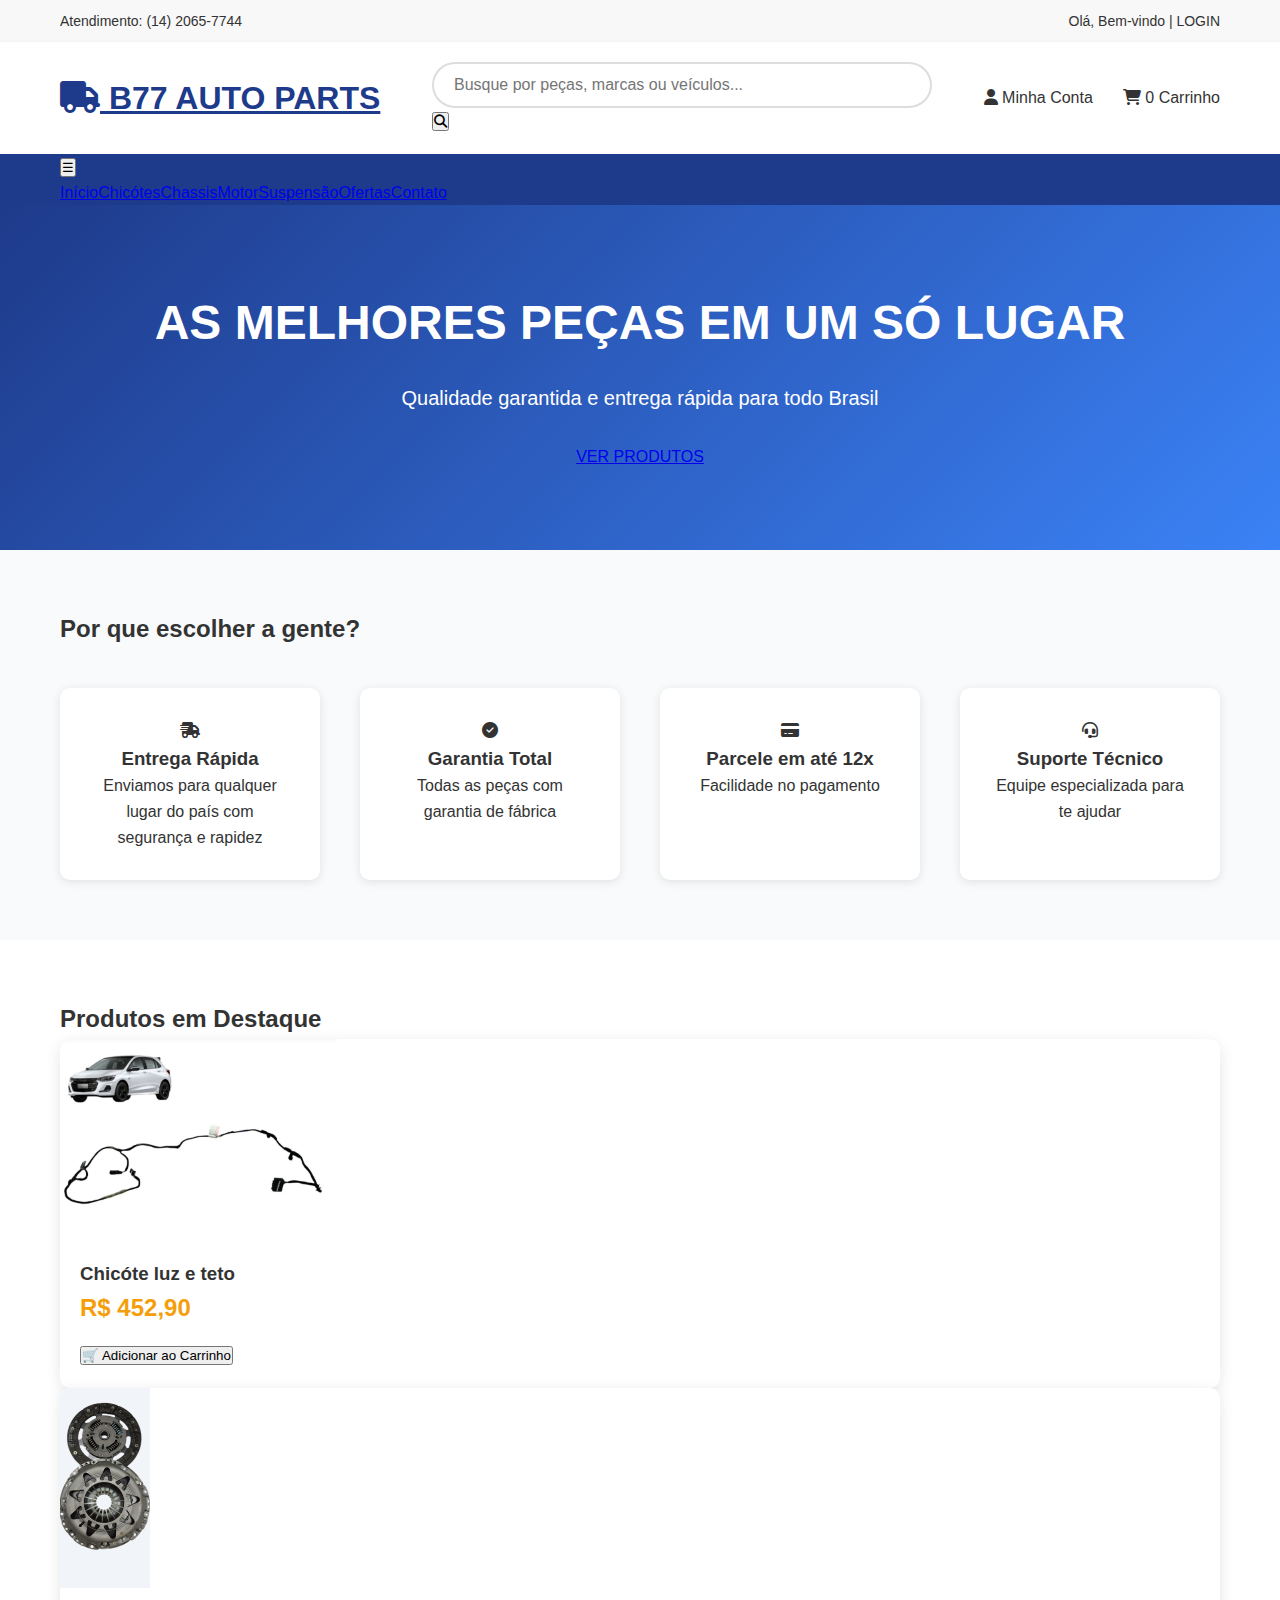
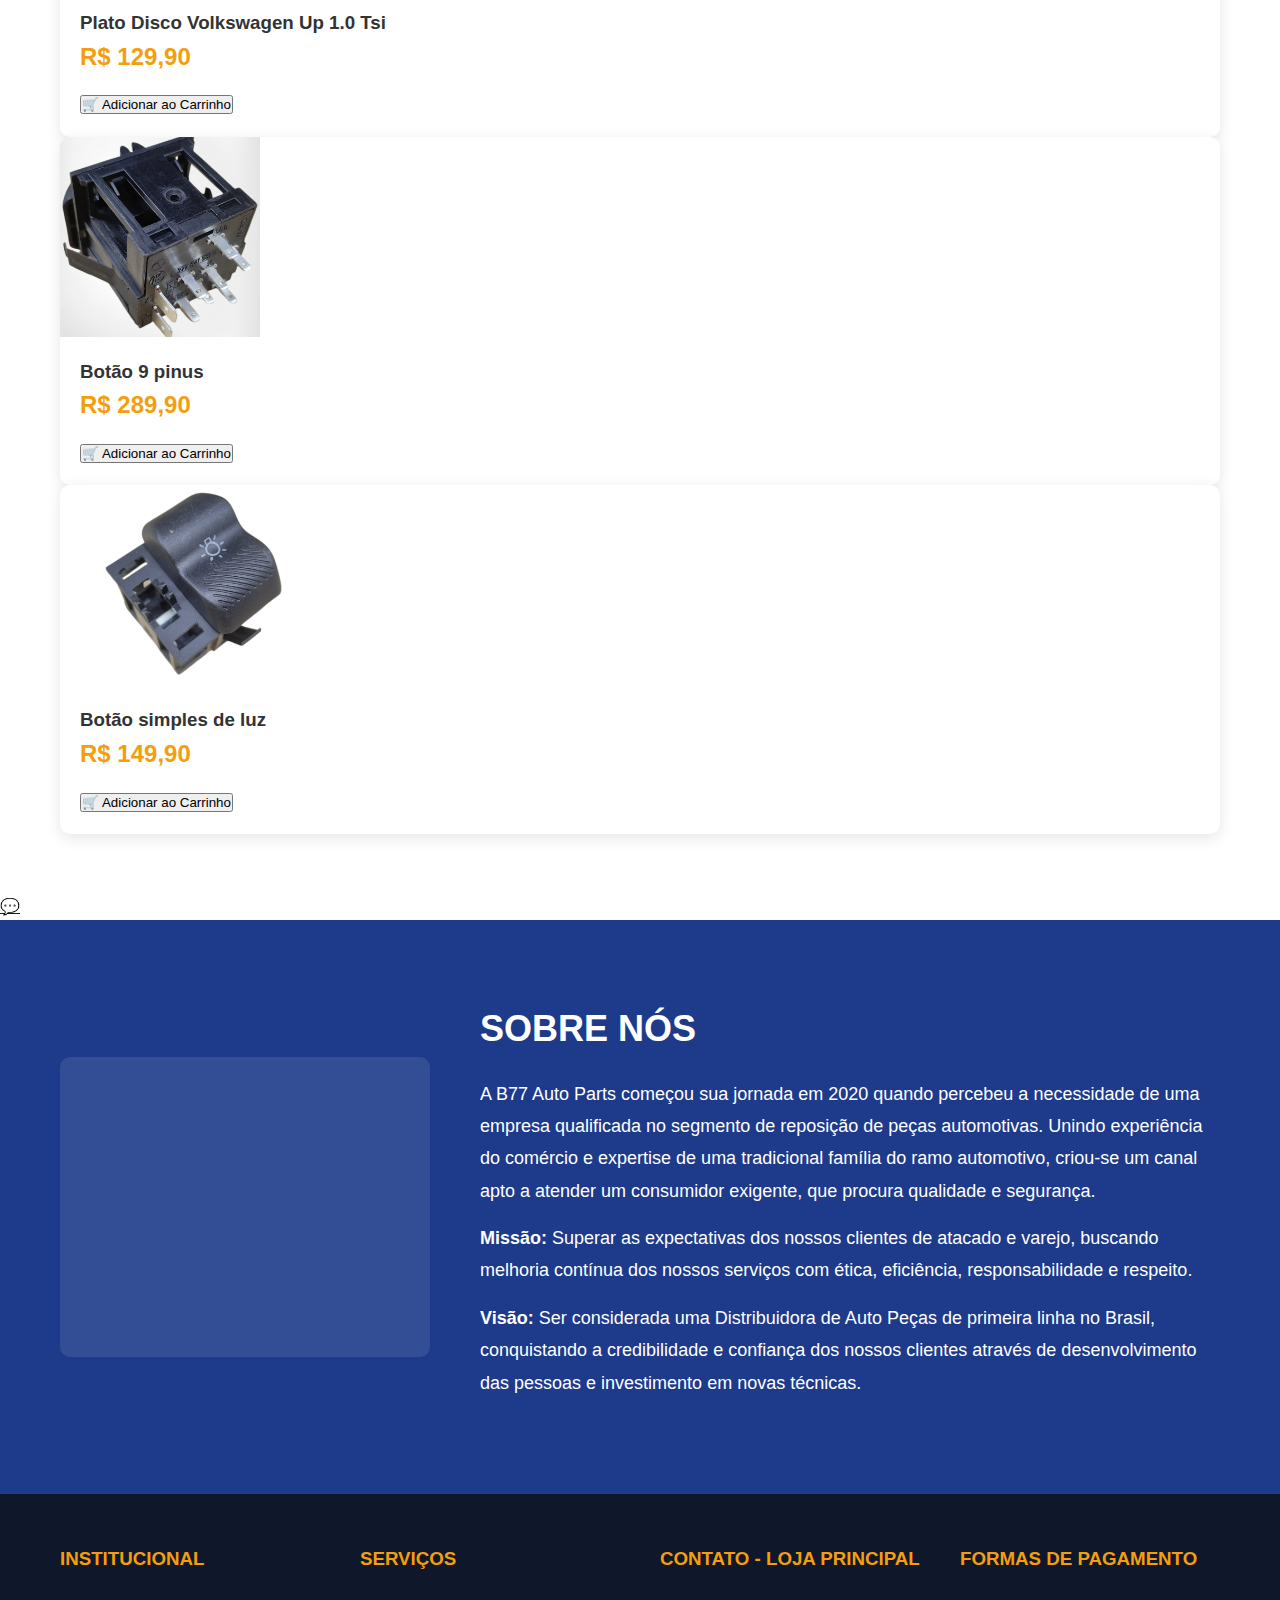
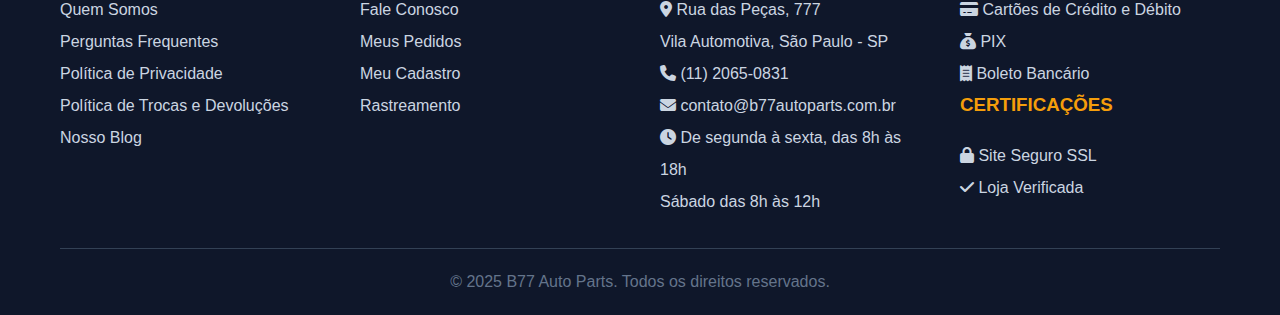
<file: projetos/B77-auto-parts/index.html>
<!DOCTYPE html>
<html lang="pt-BR">

<head>
    <meta charset="UTF-8">
    <meta name="viewport" content="width=device-width, initial-scale=1.0">
    <title>B77 Auto Parts - Peças Automotivas</title>
    <link rel="stylesheet" href="css/style.css">
    <link rel="stylesheet" href="https://cdnjs.cloudflare.com/ajax/libs/font-awesome/6.4.0/css/all.min.css">

</head>

<body>
    <!-- Header Top -->
    <div class="header-top">
        <div class="container">
            <div>Atendimento: (14) 2065-7744</div>
            <div>Olá, Bem-vindo | LOGIN</div>
        </div>
    </div>

    <!-- Main Header -->
    <header class="header-main">
        <div class="container">
            <a href="/" class="logo" aria-label="B77 Auto Parts"><i class="fa-solid fa-truck"></i> B77 AUTO
                PARTS</a>

            <form class="search-box" action="/search" method="get" role="search">
                <input type="search" name="q" placeholder="Busque por peças, marcas ou veículos..."
                    aria-label="Pesquisar">
                <button type="submit" aria-label="Buscar"><i class="fa-solid fa-magnifying-glass"></i></button>
            </form>

            <div class="user-actions">
                <a href="#">
                    <span class="icon"><i class="fa-solid fa-user"></i></span>
                    <span>Minha Conta</span>
                </a>
                <a href="carrinho.html">
                    <span class="icon"><i class="fa-solid fa-cart-shopping"></i></span>
                    <span class="cart-count">0</span>
                    <span>Carrinho</span>
                </a>
            </div>
        </div>
    </header>

    <!-- Navigation -->
    <nav class="navigation">
        <div class="container">
            <button class="menu-toggle" type="button" onclick="toggleMenu()">☰</button>
            <div class="nav-container" id="navMenu">
                <a href="#">Início</a>
                <a href="#">Chicótes</a>
                <a href="#">Chassis</a>
                <a href="#">Motor</a>
                <a href="#">Suspensão</a>
                <a href="#">Ofertas</a>
                <a href="contato.html">Contato</a>
            </div>
        </div>
    </nav>

    <!-- Hero Section -->
    <section class="hero">
        <div class="container">
            <h1>AS MELHORES PEÇAS EM UM SÓ LUGAR</h1>
            <p>Qualidade garantida e entrega rápida para todo Brasil</p>
            <a href="produtos.html" class="btn">VER PRODUTOS</a>
        </div>
    </section>

    <!-- Features -->
    <section class="features">
        <div class="container">
            <h2>Por que escolher a gente?</h2>
            <div class="features-grid">
                <div class="feature-card">
                    <div class="icon"><i class="fa-solid fa-truck-fast"></i></div>
                    <h3>Entrega Rápida</h3>
                    <p>Enviamos para qualquer lugar do país com segurança e rapidez</p>
                </div>
                <div class="feature-card">
                    <div class="icon"><i class="fa-solid fa-circle-check"></i></div>
                    <h3>Garantia Total</h3>
                    <p>Todas as peças com garantia de fábrica</p>
                </div>
                <div class="feature-card">
                    <div class="icon"><i class="fa-solid fa-credit-card"></i></div>
                    <h3>Parcele em até 12x</h3>
                    <p>Facilidade no pagamento</p>
                </div>
                <div class="feature-card">
                    <div class="icon"><i class="fa-solid fa-headset"></i></div>
                    <h3>Suporte Técnico</h3>
                    <p>Equipe especializada para te ajudar</p>
                </div>
            </div>
        </div>
    </section>

    <!-- Products Section -->

    <section class="products">
        <div class="container">
            <h2>Produtos em Destaque</h2>
            <div class="product-grid">
                <div class="product-card">
                    <img src="images/chicoteluzdeteto.png" alt="Chicóte luz de teto" class="product-image">
                    <div class="product-info">
                        <h3 class="product-title">Chicóte luz e teto</h3>
                        <div class="product-price">R$ 452,90</div>
                        <button class="btn" type="button">🛒 Adicionar ao Carrinho</button>
                    </div>
                </div>

                <div class="product-card">
                    <img src="images/embreagem-Photoroom.png" alt="Plato Disco" class="product-image">
                    <div class="product-info">
                        <h3 class="product-title">Plato Disco Volkswagen Up 1.0 Tsi</h3>
                        <div class="product-price">R$ 129,90</div>
                        <button class="btn" type="button">🛒 Adicionar ao Carrinho</button>
                    </div>
                </div>

                <div class="product-card">
                    <img src="images/botão 9 pinus.jpg" alt="Botão 9 pinus" class="product-image">
                    <div class="product-info">
                        <h3 class="product-title">Botão 9 pinus</h3>
                        <div class="product-price">R$ 289,90</div>
                        <button class="btn" type="button">🛒 Adicionar ao Carrinho</button>
                    </div>
                </div>

                <div class="product-card">
                    <img src="images/botão simples.jpg" alt="Botão simples" class="product-image">
                    <div class="product-info">
                        <h3 class="product-title">Botão simples de luz</h3>
                        <div class="product-price">R$ 149,90</div>
                        <button class="btn" type="button">🛒 Adicionar ao Carrinho</button>
                    </div>
                </div>


            </div>
        </div>
    </section>

    <!-- WhatsApp Float Button -->
    <a href="https://wa.me/5511999999999" class="whatsapp-float" target="_blank" rel="noopener"
        title="Fale conosco no WhatsApp">
        💬
    </a>

    <!-- About Section -->
    <section class="about">
        <div class="container">
            <div class="about-content">
                <div class="about-image"></div>
                <div class="about-text">
                    <h2>SOBRE NÓS</h2>
                    <p>A B77 Auto Parts começou sua jornada em 2020 quando percebeu a necessidade de uma empresa
                        qualificada no segmento de reposição de peças automotivas. Unindo experiência do comércio e
                        expertise de uma tradicional família do ramo automotivo, criou-se um canal apto a atender um
                        consumidor exigente, que procura qualidade e segurança.</p>

                    <p><strong>Missão:</strong> Superar as expectativas dos nossos clientes de atacado e varejo,
                        buscando melhoria contínua dos nossos serviços com ética, eficiência, responsabilidade e
                        respeito.</p>

                    <p><strong>Visão:</strong> Ser considerada uma Distribuidora de Auto Peças de primeira linha no
                        Brasil, conquistando a credibilidade e confiança dos nossos clientes através de desenvolvimento
                        das pessoas e investimento em novas técnicas.</p>
                </div>
            </div>
        </div>
    </section>

    <!-- Footer -->
    <footer class="footer">
        <div class="container">
            <div class="footer-content">
                <div class="footer-section">
                    <h3>INSTITUCIONAL</h3>
                    <a href="#">Quem Somos</a><br>
                    <a href="#">Perguntas Frequentes</a><br>
                    <a href="#">Política de Privacidade</a><br>
                    <a href="#">Política de Trocas e Devoluções</a><br>
                    <a href="#">Nosso Blog</a>
                </div>

                <div class="footer-section">
                    <h3>SERVIÇOS</h3>
                    <a href="#">Fale Conosco</a><br>
                    <a href="#">Meus Pedidos</a><br>
                    <a href="#">Meu Cadastro</a><br>
                    <a href="#">Rastreamento</a>
                </div>

                <div class="footer-section">
                    <h3>CONTATO - LOJA PRINCIPAL</h3>
                    <p><i class="fa-solid fa-location-dot"> </i> Rua das Peças, 777<br>
                        Vila Automotiva, São Paulo - SP</p>
                    <p><i class="fa-solid fa-phone"> </i> (11) 2065-0831</p>
                    <p><i class="fa-solid fa-envelope "></i> contato@b77autoparts.com.br</p>
                    <p><i class="fa-solid fa-clock"></i> De segunda à sexta, das 8h às 18h<br>
                        Sábado das 8h às 12h</p>
                </div>

                <div class="footer-section">
                    <h3>FORMAS DE PAGAMENTO</h3>
                    <p><i class="fa-solid fa-credit-card"></i> Cartões de Crédito e Débito<br>
                        <i class="fa-solid fa-sack-dollar"></i> PIX<br>
                        <i class="fa-solid fa-receipt"></i> Boleto Bancário
                    </p>

                    <h3>CERTIFICAÇÕES</h3>
                    <p><i class="fa-solid fa-lock"></i> Site Seguro SSL<br>
                        <i class="fa-solid fa-check"></i> Loja Verificada
                    </p>
                </div>
            </div>

            <div class="footer-bottom">
                <p>&copy; 2025 B77 Auto Parts. Todos os direitos reservados.</p>
            </div>
        </div>
    </footer>

    <script src="js/script.js"></script>
</body>

</html>
</file>
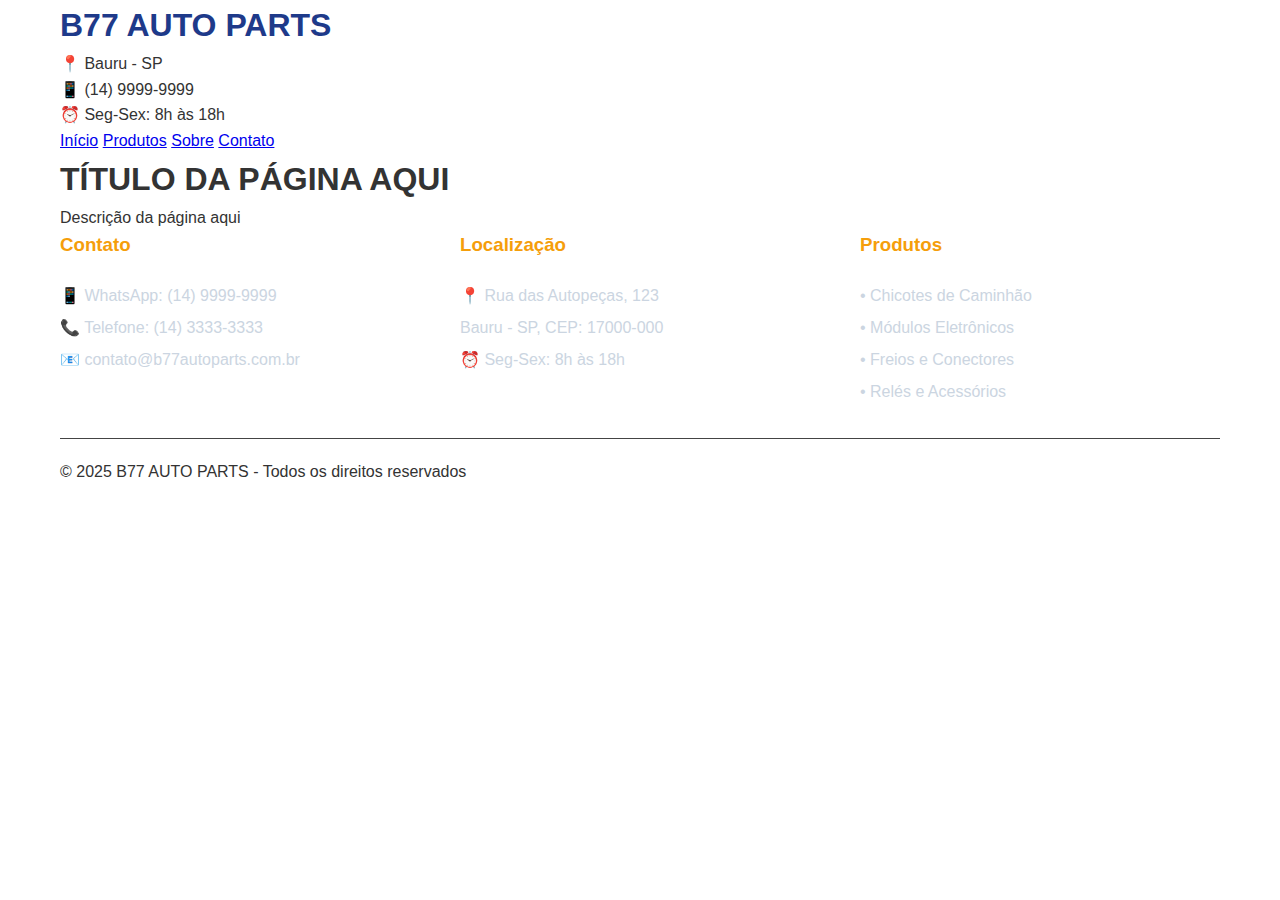
<file: projetos/B77-auto-parts/template.html>
<!DOCTYPE html>
<html lang="pt-BR">
<head>
    <meta charset="UTF-8">
    <meta name="viewport" content="width=device-width, initial-scale=1.0">
    
    <!-- ⚠️ TROCAR O TÍTULO EM CADA PÁGINA -->
    <title>TÍTULO DA PÁGINA - B77 AUTO PARTS</title>
    
    <!-- CSS sempre igual -->
    <link rel="stylesheet" href="css/style.css">
</head>
<body>
    
    <!-- ===== HEADER - IGUAL EM TODAS AS PÁGINAS ===== -->
    <header>
        <div class="container">
            <div class="header-content">
                <div class="logo">B77 AUTO PARTS</div>
                <div class="contact-info">
                    <div>📍 Bauru - SP</div>
                    <div>📱 (14) 9999-9999</div>
                    <div>⏰ Seg-Sex: 8h às 18h</div>
                </div>
            </div>
        </div>
    </header>

    <!-- ===== NAVEGAÇÃO - IGUAL EM TODAS AS PÁGINAS ===== -->
    <nav>
        <div class="container">
            <div class="nav-menu">
                <!-- ⚠️ TROCAR A CLASSE "active" CONFORME A PÁGINA -->
                <a href="index.html">Início</a>
                <a href="produtos.html">Produtos</a>
                <a href="sobre.html">Sobre</a>
                <a href="contato.html">Contato</a>
            </div>
        </div>
    </nav>

    <!-- ===== CONTEÚDO ESPECÍFICO DE CADA PÁGINA ===== -->
    <main>
        <!-- 
        🚨 AQUI VOCÊ COLOCA O CONTEÚDO ÚNICO DE CADA PÁGINA!
        
        Por exemplo:
        - Na página inicial: hero, produtos em destaque
        - Na página produtos: filtros, grid de produtos  
        - Na página sobre: história da empresa
        - Na página contato: formulário, mapa
        -->
        
        <section class="page-header">
            <div class="container">
                <h1>TÍTULO DA PÁGINA AQUI</h1>
                <p>Descrição da página aqui</p>
            </div>
        </section>
        
        <!-- Mais seções específicas da página aqui -->
        
    </main>

    <!-- ===== FOOTER - IGUAL EM TODAS AS PÁGINAS ===== -->
    <footer>
        <div class="container">
            <div class="footer-content">
                <div class="footer-section">
                    <h3>Contato</h3>
                    <p>📱 WhatsApp: (14) 9999-9999</p>
                    <p>📞 Telefone: (14) 3333-3333</p>
                    <p>📧 contato@b77autoparts.com.br</p>
                </div>
                <div class="footer-section">
                    <h3>Localização</h3>
                    <p>📍 Rua das Autopeças, 123</p>
                    <p>Bauru - SP, CEP: 17000-000</p>
                    <p>⏰ Seg-Sex: 8h às 18h</p>
                </div>
                <div class="footer-section">
                    <h3>Produtos</h3>
                    <p>• Chicotes de Caminhão</p>
                    <p>• Módulos Eletrônicos</p>
                    <p>• Freios e Conectores</p>
                    <p>• Relés e Acessórios</p>
                </div>
            </div>
            <div style="border-top: 1px solid #444; padding-top: 20px; margin-top: 20px;">
                <p>&copy; 2025 B77 AUTO PARTS - Todos os direitos reservados</p>
            </div>
        </div>
    </footer>

    <!-- JavaScript sempre igual -->
    <script src="js/script.js"></script>
</body>
</html>
</file>
<file: css/main.css>
/* ========================================
   MAIN.CSS - PORTFÓLIO LUIZ FERNANDO
   CSS Consolidado - Todas as seções
======================================== */

/* ========================================
   1. RESET - Normalização básica
======================================== */
*,
*::before,
*::after {
  box-sizing: border-box;
}

body,
h1,
h2,
h3,
h4,
h5,
h6 {
  margin: 0;
}

body {
  line-height: 1.5;
  -webkit-font-smoothing: antialiased;
}

img,
picture,
video,
canvas,
svg {
  display: block;
  max-width: 100%;
}

input,
button,
textarea,
select {
  font: inherit;
}

:focus-visible {
  outline: 2px solid currentColor;
  outline-offset: 2px;
}

/* ========================================
   2. VARIABLES - Tokens de Design
======================================== */
:root {
  /* Cores - Dark Mode (padrão) */
  --bg-primary: #0a0e27;
  --bg-secondary: #151932;
  --bg-card: #1a1f3a;
  --accent-primary: #6366f1;
  --accent-secondary: #8b5cf6;
  --text-primary: #f1f5f9;
  --text-secondary: #94a3b8;

  /* Tipografia */
  --font-body: "Inter", system-ui, -apple-system, sans-serif;
  --font-heading: "Plus Jakarta Sans", system-ui, sans-serif;
  --font-mono: "JetBrains Mono", "Courier New", monospace;

  /* Espaçamentos */
  --spacing-2: 0.5rem;
  --spacing-3: 0.75rem;
  --spacing-4: 1rem;
  --spacing-5: 1.25rem;
  --spacing-6: 1.5rem;
  --spacing-8: 2rem;
  --spacing-10: 2.5rem;
  --spacing-12: 3rem;
  --spacing-16: 4rem;
  --spacing-24: 6rem;

  /* Sombras */
  --shadow-sm: 0 1px 2px rgba(0, 0, 0, 0.05);
  --shadow-md: 0 4px 6px rgba(0, 0, 0, 0.1);
  --shadow-lg: 0 10px 15px rgba(0, 0, 0, 0.1);
  --shadow-xl: 0 20px 25px rgba(0, 0, 0, 0.15);
  --shadow-2xl: 0 25px 50px rgba(0, 0, 0, 0.25);

  /* Transições */
  --transition-fast: 150ms cubic-bezier(0.4, 0, 0.2, 1);
  --transition-smooth: 300ms cubic-bezier(0.4, 0, 0.2, 1);
  --transition-slow: 500ms cubic-bezier(0.4, 0, 0.2, 1);

  /* Border Radius */
  --radius-sm: 0.375rem;
  --radius-md: 0.5rem;
  --radius-lg: 0.75rem;
  --radius-xl: 1rem;
  --radius-2xl: 1.5rem;
}

/* Light Mode - Cores alternativas */
[data-theme="light"] {
  --bg-primary: #f8fafc;
  --bg-secondary: #f1f5f9;
  --bg-card: #ffffff;
  --accent-primary: #6366f1;
  --accent-secondary: #8b5cf6;
  --text-primary: #0f172a;
  --text-secondary: #475569;

  /* Sombras mais evidentes no light mode */
  --shadow-sm: 0 1px 2px rgba(0, 0, 0, 0.1);
  --shadow-md: 0 4px 6px rgba(0, 0, 0, 0.15);
  --shadow-lg: 0 10px 15px rgba(0, 0, 0, 0.2);
  --shadow-xl: 0 20px 25px rgba(0, 0, 0, 0.25);
  --shadow-2xl: 0 25px 50px rgba(0, 0, 0, 0.35);
}

/* ========================================
   3. BASE - Estilos globais
======================================== */
body {
  font-family: var(--font-body);
  background: var(--bg-primary);
  color: var(--text-primary);
  overflow-x: hidden;
}

h1,
h2,
h3,
h4,
h5,
h6 {
  font-family: var(--font-heading);
}

.container {
  max-width: 1200px;
  margin: 0 auto;
  padding: 0 2rem;
  position: relative;
  z-index: 1;
}

/* Classes utilitárias */
.glass-card {
  background: rgba(26, 31, 58, 0.6);
  -webkit-backdrop-filter: blur(10px);
  backdrop-filter: blur(10px);
  border: 1px solid rgba(99, 102, 241, 0.2);
  border-radius: 16px;
}

.gradient-text {
  background: linear-gradient(
    135deg,
    var(--accent-primary),
    var(--accent-secondary)
  );
  -webkit-background-clip: text;
  -webkit-text-fill-color: transparent;
  background-clip: text;
}

/* Header comum das seções */
.section-header {
  text-align: center;
  margin-bottom: var(--spacing-16);
  animation: fadeInUp 0.8s ease-out;
}

.section-badge {
  display: inline-block;
  padding: 0.5rem 1.25rem;
  background: rgba(99, 102, 241, 0.1);
  border: 1px solid rgba(99, 102, 241, 0.2);
  border-radius: 50px;
  color: var(--accent-primary);
  font-size: 0.875rem;
  font-weight: 600;
  letter-spacing: 0.05em;
  text-transform: uppercase;
  margin-bottom: var(--spacing-4);
}

.section-title {
  font-size: clamp(2.5rem, 5vw, 3.5rem);
  font-weight: 700;
  color: var(--text-primary);
  margin-bottom: var(--spacing-3);
  background: linear-gradient(
    135deg,
    var(--accent-primary),
    var(--accent-secondary)
  );
  -webkit-background-clip: text;
  -webkit-text-fill-color: transparent;
  background-clip: text;
}

.section-subtitle {
  font-size: clamp(1rem, 2vw, 1.25rem);
  color: var(--text-secondary);
  max-width: 600px;
  margin: 0 auto;
}

/* Botões */
.btn {
  display: inline-flex;
  align-items: center;
  gap: 0.5rem;
  padding: 1rem 2rem;
  border-radius: 12px;
  font-size: 1rem;
  font-weight: 600;
  text-decoration: none;
  transition: var(--transition-smooth);
  border: none;
  cursor: pointer;
}

.btn-primary {
  background: linear-gradient(
    135deg,
    var(--accent-primary),
    var(--accent-secondary)
  );
  color: white;
  box-shadow: 0 4px 15px rgba(99, 102, 241, 0.3);
}

.btn-primary:hover {
  transform: translateY(-2px);
  box-shadow: 0 8px 25px rgba(99, 102, 241, 0.4);
}

.btn-secondary {
  background: rgba(99, 102, 241, 0.1);
  color: var(--accent-primary);
  border: 1px solid rgba(99, 102, 241, 0.2);
}

.btn-secondary:hover {
  background: rgba(99, 102, 241, 0.2);
  border-color: var(--accent-primary);
  transform: translateY(-2px);
}

/* Animações */
@keyframes fadeInUp {
  from {
    opacity: 0;
    transform: translateY(30px);
  }
  to {
    opacity: 1;
    transform: translateY(0);
  }
}

@keyframes float {
  0%,
  100% {
    transform: translate(0, 0) rotate(0deg);
  }
  33% {
    transform: translate(30px, -30px) rotate(5deg);
  }
  66% {
    transform: translate(-20px, 20px) rotate(-5deg);
  }
}

/* ========================================
   4. NAVBAR MODERNA
======================================== */
.navbar {
  position: fixed;
  top: 0;
  left: 0;
  right: 0;
  z-index: 1000;
  background: rgba(10, 14, 39, 0.85);
  -webkit-backdrop-filter: blur(15px);
  backdrop-filter: blur(15px);
  border-bottom: 1px solid rgba(99, 102, 241, 0.15);
  transition: var(--transition-smooth);
}

.navbar.scrolled {
  background: rgba(10, 14, 39, 0.95);
  box-shadow: 0 4px 20px rgba(0, 0, 0, 0.3);
}

.navbar-container {
  display: flex;
  justify-content: space-between;
  align-items: center;
  padding: 1rem 0;
}

/* Brand/Logo */
.navbar-brand {
  display: flex;
  align-items: center;
  gap: 0.75rem;
  text-decoration: none;
  transition: var(--transition-smooth);
}

.navbar-brand:hover {
  transform: translateY(-2px);
}

.navbar-logo {
  display: flex;
  align-items: center;
  justify-content: center;
  width: 40px;
  height: 40px;
  background: linear-gradient(
    135deg,
    var(--accent-primary),
    var(--accent-secondary)
  );
  border-radius: 10px;
  font-size: 1.125rem;
  font-weight: 700;
  color: white;
  box-shadow: 0 4px 15px rgba(99, 102, 241, 0.3);
}

.navbar-name {
  font-size: 1.125rem;
  font-weight: 600;
  color: var(--text-primary);
}

/* Menu Desktop */
.navbar-menu {
  display: flex;
  gap: 2rem;
  align-items: center;
}

.navbar-link {
  display: flex;
  align-items: center;
  gap: 0.5rem;
  padding: 0.5rem 1rem;
  color: var(--text-secondary);
  text-decoration: none;
  font-size: 0.9375rem;
  font-weight: 500;
  border-radius: 8px;
  transition: var(--transition-smooth);
}

.navbar-link:hover {
  color: var(--accent-primary);
  background: rgba(99, 102, 241, 0.1);
}

.navbar-link i {
  font-size: 1rem;
}

/* Theme Toggle */
.theme-toggle {
  display: flex;
  align-items: center;
  justify-content: center;
  width: 40px;
  height: 40px;
  background: rgba(99, 102, 241, 0.1);
  border: 1px solid rgba(99, 102, 241, 0.2);
  border-radius: 10px;
  color: var(--accent-primary);
  cursor: pointer;
  transition: var(--transition-smooth);
}

.theme-toggle:hover {
  background: rgba(99, 102, 241, 0.2);
  border-color: var(--accent-primary);
  transform: rotate(20deg);
}

.theme-toggle i {
  font-size: 1.125rem;
}

/* Mobile Toggle Button */
.navbar-toggle {
  display: none;
  flex-direction: column;
  gap: 0.375rem;
  background: transparent;
  border: none;
  cursor: pointer;
  padding: 0.5rem;
}

.navbar-toggle-icon {
  width: 24px;
  height: 2px;
  background: var(--text-primary);
  border-radius: 2px;
  transition: var(--transition-smooth);
}

.navbar-toggle.active .navbar-toggle-icon:nth-child(1) {
  transform: rotate(45deg) translateY(8px);
}

.navbar-toggle.active .navbar-toggle-icon:nth-child(2) {
  opacity: 0;
}

.navbar-toggle.active .navbar-toggle-icon:nth-child(3) {
  transform: rotate(-45deg) translateY(-8px);
}

/* Menu Mobile */
.navbar-mobile {
  position: fixed;
  top: 72px;
  left: 0;
  right: 0;
  bottom: 0;
  background: rgba(10, 14, 39, 0.98);
  -webkit-backdrop-filter: blur(20px);
  backdrop-filter: blur(20px);
  transform: translateX(-100%);
  transition: var(--transition-smooth);
  z-index: 999;
}

.navbar-mobile.active {
  transform: translateX(0);
}

.navbar-mobile-content {
  display: flex;
  flex-direction: column;
  gap: 0.5rem;
  padding: 2rem;
}

.navbar-mobile-link {
  display: flex;
  align-items: center;
  gap: 1rem;
  padding: 1rem 1.5rem;
  color: var(--text-primary);
  text-decoration: none;
  font-size: 1.125rem;
  font-weight: 500;
  background: rgba(99, 102, 241, 0.05);
  border: 1px solid rgba(99, 102, 241, 0.1);
  border-radius: 12px;
  transition: var(--transition-smooth);
}

.navbar-mobile-link:hover {
  background: rgba(99, 102, 241, 0.15);
  border-color: var(--accent-primary);
  transform: translateX(8px);
}

.navbar-mobile-link i {
  font-size: 1.25rem;
  color: var(--accent-primary);
}

.navbar-mobile-socials {
  display: flex;
  gap: 1rem;
  margin-top: 2rem;
  padding-top: 2rem;
  border-top: 1px solid rgba(99, 102, 241, 0.2);
}

.navbar-mobile-socials a {
  display: flex;
  align-items: center;
  justify-content: center;
  width: 48px;
  height: 48px;
  background: rgba(99, 102, 241, 0.1);
  border: 1px solid rgba(99, 102, 241, 0.2);
  border-radius: 12px;
  color: var(--accent-primary);
  text-decoration: none;
  transition: var(--transition-smooth);
}

.navbar-mobile-socials a:hover {
  background: linear-gradient(
    135deg,
    var(--accent-primary),
    var(--accent-secondary)
  );
  border-color: transparent;
  color: white;
  transform: translateY(-4px);
}

.navbar-mobile-socials i {
  font-size: 1.25rem;
}

/* Responsividade da Navbar */
@media (max-width: 768px) {
  .navbar-menu,
  .theme-toggle {
    display: none;
  }

  .navbar-toggle {
    display: flex;
  }

  .navbar-name {
    display: none;
  }
}

/* ========================================
   5. HERO SECTION (do style.css original)
======================================== */
.hero-section {
  min-height: 100vh;
  display: flex;
  align-items: center;
  justify-content: center;
  position: relative;
  overflow: hidden;
  padding: var(--spacing-24) 0;
}

.hero-content {
  text-align: center;
  z-index: 10;
}

.hero-badge {
  display: inline-block;
  padding: 0.5rem 1.5rem;
  background: rgba(99, 102, 241, 0.1);
  border: 1px solid rgba(99, 102, 241, 0.2);
  border-radius: 50px;
  color: var(--accent-primary);
  font-size: 0.875rem;
  font-weight: 600;
  margin-bottom: var(--spacing-4);
}

.hero-title {
  font-size: clamp(3rem, 8vw, 5rem);
  font-weight: 800;
  margin-bottom: var(--spacing-4);
  margin-top: 80px;
  background: linear-gradient(
    135deg,
    var(--accent-primary),
    var(--accent-secondary)
  );
  -webkit-background-clip: text;
  -webkit-text-fill-color: transparent;
  background-clip: text;
}

.hero-subtitle {
  font-size: clamp(1.25rem, 3vw, 1.75rem);
  color: var(--text-secondary);
  margin-bottom: var(--spacing-3);
}

.hero-description {
  font-size: 1.125rem;
  color: var(--text-secondary);
  max-width: 600px;
  margin: 0 auto var(--spacing-8);
}

.hero-cta {
  display: flex;
  gap: var(--spacing-4);
  justify-content: center;
  flex-wrap: wrap;
}

.hero-stats {
  display: flex;
  gap: var(--spacing-8);
  justify-content: center;
  margin-top: var(--spacing-12);
}

.stat-item {
  text-align: center;
}

.stat-number {
  font-size: 2.5rem;
  font-weight: 700;
  background: linear-gradient(
    135deg,
    var(--accent-primary),
    var(--accent-secondary)
  );
  -webkit-background-clip: text;
  -webkit-text-fill-color: transparent;
  background-clip: text;
  display: block;
}

.stat-label {
  font-size: 0.875rem;
  color: var(--text-secondary);
  text-transform: uppercase;
  letter-spacing: 0.05em;
}

/* ========================================
   6. SEÇÃO SOBRE
======================================== */
.about-section {
  position: relative;
  padding: var(--spacing-24) 0;
  background: var(--bg-primary);
  overflow: hidden;
  min-height: 100vh;
  display: flex;
  align-items: center;
}

.about-content {
  display: grid;
  grid-template-columns: 1fr 1.5fr;
  gap: var(--spacing-12);
  align-items: center;
  animation: fadeInUp 0.8s ease-out 0.2s backwards;
}

.about-image-wrapper {
  position: relative;
  display: flex;
  flex-direction: column;
  gap: var(--spacing-6);
}

.image-decoration {
  position: absolute;
  top: -20px;
  left: -20px;
  right: 20px;
  bottom: 20px;
  background: linear-gradient(
    135deg,
    var(--accent-primary),
    var(--accent-secondary)
  );
  border-radius: 24px;
  opacity: 0.1;
  z-index: 0;
  animation: float 6s ease-in-out infinite;
}

.image-container {
  position: relative;
  border-radius: 24px;
  overflow: hidden;
  background: var(--bg-card);
  padding: 1rem;
  border: 1px solid rgba(99, 102, 241, 0.2);
  box-shadow: var(--shadow-2xl);
  z-index: 1;
  transition: var(--transition-smooth);
}

.image-container:hover {
  transform: translateY(-8px);
  box-shadow: 0 25px 50px -12px rgba(99, 102, 241, 0.25);
  border-color: rgba(99, 102, 241, 0.4);
}

.about-image {
  width: 100%;
  height: auto;
  display: block;
  border-radius: 16px;
  position: relative;
  z-index: 2;
}

.image-gradient-overlay {
  position: absolute;
  bottom: 0;
  left: 0;
  right: 0;
  height: 50%;
  background: linear-gradient(to top, rgba(10, 14, 39, 0.8), transparent);
  border-radius: 16px;
  z-index: 3;
}

.image-stats {
  display: flex;
  gap: var(--spacing-3);
  z-index: 2;
}

.stat-badge {
  flex: 1;
  display: flex;
  flex-direction: column;
  align-items: center;
  padding: var(--spacing-4);
  background: rgba(26, 31, 58, 0.8);
  backdrop-filter: blur(10px);
  border: 1px solid rgba(99, 102, 241, 0.2);
  border-radius: 16px;
  transition: var(--transition-smooth);
}

.stat-badge:hover {
  transform: translateY(-4px);
  border-color: var(--accent-primary);
  box-shadow: 0 10px 30px -10px rgba(99, 102, 241, 0.3);
}

.stat-badge .stat-number {
  font-size: 2rem;
  font-weight: 700;
  background: linear-gradient(
    135deg,
    var(--accent-primary),
    var(--accent-secondary)
  );
  -webkit-background-clip: text;
  -webkit-text-fill-color: transparent;
  background-clip: text;
  line-height: 1;
  margin-bottom: 0.25rem;
}

.stat-badge .stat-label {
  font-size: 0.875rem;
  color: var(--text-secondary);
  text-transform: uppercase;
  letter-spacing: 0.05em;
}

.about-info {
  display: flex;
  flex-direction: column;
  gap: var(--spacing-6);
}

.info-card {
  padding: var(--spacing-8);
  display: flex;
  flex-direction: column;
  gap: var(--spacing-6);
}

.about-intro h3 {
  font-size: clamp(1.5rem, 3vw, 2rem);
  font-weight: 700;
  margin-bottom: var(--spacing-4);
}

.intro-text {
  font-size: 1.125rem;
  line-height: 1.8;
  color: var(--text-secondary);
}

.about-description {
  display: flex;
  flex-direction: column;
  gap: var(--spacing-4);
  padding: var(--spacing-6);
  background: rgba(99, 102, 241, 0.05);
  border-left: 3px solid var(--accent-primary);
  border-radius: 8px;
}

.about-description p {
  font-size: 1rem;
  line-height: 1.8;
  color: var(--text-secondary);
  margin: 0;
}

.about-description strong {
  color: var(--accent-primary);
  font-weight: 600;
}

.about-highlights {
  display: grid;
  gap: var(--spacing-4);
}

.highlight-item {
  display: flex;
  gap: var(--spacing-4);
  padding: var(--spacing-4);
  background: rgba(99, 102, 241, 0.05);
  border-radius: 12px;
  border: 1px solid rgba(99, 102, 241, 0.1);
  transition: var(--transition-smooth);
}

.highlight-item:hover {
  background: rgba(99, 102, 241, 0.1);
  border-color: rgba(99, 102, 241, 0.3);
  transform: translateX(8px);
}

.highlight-icon {
  font-size: 2rem;
  line-height: 1;
  flex-shrink: 0;
}

.highlight-content h4 {
  font-size: 1rem;
  font-weight: 600;
  color: var(--text-primary);
  margin-bottom: 0.25rem;
}

.highlight-content p {
  font-size: 0.875rem;
  color: var(--text-secondary);
  margin: 0;
}

.about-cta {
  display: flex;
  gap: var(--spacing-4);
  padding-top: var(--spacing-4);
}

.extra-info-cards {
  display: grid;
  grid-template-columns: repeat(2, 1fr);
  gap: var(--spacing-4);
}

.mini-card {
  display: flex;
  align-items: center;
  gap: var(--spacing-3);
  padding: var(--spacing-4);
  transition: var(--transition-smooth);
}

.mini-card:hover {
  transform: translateY(-4px);
  border-color: var(--accent-primary);
}

.mini-card-icon {
  font-size: 1.5rem;
  flex-shrink: 0;
}

.mini-card-content {
  display: flex;
  flex-direction: column;
}

.mini-card-label {
  font-size: 0.75rem;
  color: var(--text-secondary);
  text-transform: uppercase;
  letter-spacing: 0.05em;
  margin-bottom: 0.25rem;
}

.mini-card-value {
  font-size: 1rem;
  font-weight: 600;
  color: var(--text-primary);
}

.about-bg-decoration {
  position: absolute;
  top: 0;
  left: 0;
  right: 0;
  bottom: 0;
  pointer-events: none;
  overflow: hidden;
  z-index: 0;
}

.about-bg-decoration .decoration-orb {
  position: absolute;
  border-radius: 50%;
  filter: blur(60px);
  opacity: 0.15;
}

.about-bg-decoration .orb-1 {
  width: 500px;
  height: 500px;
  background: var(--accent-primary);
  top: -200px;
  right: -100px;
  animation: float 8s ease-in-out infinite;
}

.about-bg-decoration .orb-2 {
  width: 400px;
  height: 400px;
  background: var(--accent-secondary);
  bottom: -150px;
  left: -100px;
  animation: float 10s ease-in-out infinite reverse;
}

/* ========================================
   7. SEÇÃO HABILIDADES
======================================== */
.skills-section {
  position: relative;
  padding: var(--spacing-24) 0;
  background: var(--bg-primary);
  overflow: hidden;
  min-height: 100vh;
}

.skills-grid {
  display: grid;
  grid-template-columns: repeat(auto-fit, minmax(320px, 1fr));
  gap: var(--spacing-8);
  margin-top: var(--spacing-12);
  animation: fadeInUp 0.8s ease-out 0.2s backwards;
}

.skill-category {
  display: flex;
  flex-direction: column;
  gap: var(--spacing-6);
}

.category-header {
  display: flex;
  align-items: center;
  gap: var(--spacing-3);
  padding-bottom: var(--spacing-4);
  border-bottom: 2px solid rgba(99, 102, 241, 0.2);
}

.category-icon {
  font-size: 2rem;
  line-height: 1;
}

.category-title {
  font-size: 1.5rem;
  font-weight: 700;
  background: linear-gradient(
    135deg,
    var(--accent-primary),
    var(--accent-secondary)
  );
  -webkit-background-clip: text;
  -webkit-text-fill-color: transparent;
  background-clip: text;
}

.skills-list {
  display: flex;
  flex-direction: column;
  gap: var(--spacing-4);
}

.skill-item {
  padding: var(--spacing-5);
  transition: var(--transition-smooth);
  cursor: default;
}

.skill-item:hover {
  transform: translateY(-4px) scale(1.02);
  border-color: var(--accent-primary);
  box-shadow: 0 12px 40px -10px rgba(99, 102, 241, 0.4);
}

.skill-header {
  display: flex;
  justify-content: space-between;
  align-items: center;
  margin-bottom: var(--spacing-3);
}

.skill-info {
  display: flex;
  align-items: center;
  gap: var(--spacing-2);
}

.skill-icon {
  font-size: 1.5rem;
  line-height: 1;
}

.skill-name {
  font-size: 1rem;
  font-weight: 600;
  color: var(--text-primary);
}

.skill-percentage {
  font-size: 0.875rem;
  font-weight: 700;
  color: var(--accent-primary);
  background: rgba(99, 102, 241, 0.1);
  padding: 0.25rem 0.75rem;
  border-radius: 50px;
}

.skill-bar {
  position: relative;
  height: 8px;
  background: rgba(99, 102, 241, 0.1);
  border-radius: 50px;
  overflow: hidden;
}

.skill-progress {
  position: relative;
  height: 100%;
  background: linear-gradient(
    90deg,
    var(--accent-primary),
    var(--accent-secondary)
  );
  border-radius: 50px;
  transition: width 1.5s cubic-bezier(0.4, 0, 0.2, 1);
  box-shadow: 0 0 20px rgba(99, 102, 241, 0.5);
}

.progress-glow {
  position: absolute;
  top: 0;
  right: 0;
  width: 30px;
  height: 100%;
  background: linear-gradient(
    90deg,
    transparent,
    rgba(255, 255, 255, 0.4),
    transparent
  );
  animation: shimmer 2s infinite;
}

@keyframes shimmer {
  0% {
    transform: translateX(-100%);
  }
  100% {
    transform: translateX(200%);
  }
}

.skills-cta {
  margin-top: var(--spacing-16);
  animation: fadeInUp 0.8s ease-out 0.4s backwards;
}

.skills-cta .cta-content {
  display: flex;
  align-items: center;
  justify-content: space-between;
  gap: var(--spacing-6);
  padding: var(--spacing-8);
}

.skills-cta .cta-text h3 {
  font-size: clamp(1.25rem, 3vw, 1.75rem);
  font-weight: 700;
  color: var(--text-primary);
  margin-bottom: var(--spacing-2);
}

.skills-cta .cta-text p {
  font-size: 1rem;
  color: var(--text-secondary);
  margin: 0;
}

.skills-bg-decoration {
  position: absolute;
  top: 0;
  left: 0;
  right: 0;
  bottom: 0;
  pointer-events: none;
  overflow: hidden;
  z-index: 0;
}

.skills-bg-decoration .decoration-orb {
  position: absolute;
  border-radius: 50%;
  filter: blur(80px);
  opacity: 0.1;
}

.skills-bg-decoration .orb-1 {
  width: 600px;
  height: 600px;
  background: var(--accent-primary);
  top: -300px;
  right: -200px;
  animation: float 10s ease-in-out infinite;
}

.skills-bg-decoration .orb-2 {
  width: 500px;
  height: 500px;
  background: var(--accent-secondary);
  bottom: -200px;
  left: -150px;
  animation: float 12s ease-in-out infinite reverse;
}

.skills-bg-decoration .orb-3 {
  width: 400px;
  height: 400px;
  background: #ec4899;
  top: 50%;
  left: 50%;
  transform: translate(-50%, -50%);
  animation: float 15s ease-in-out infinite;
}

/* ========================================
   8. SEÇÃO PROJETOS
======================================== */
.projects-section {
  position: relative;
  padding: var(--spacing-24) 0;
  background: var(--bg-primary);
  overflow: hidden;
  min-height: 100vh;
}

.projects-grid {
  display: grid;
  grid-template-columns: repeat(auto-fit, minmax(350px, 1fr));
  gap: var(--spacing-8);
  margin-top: var(--spacing-12);
  animation: fadeInUp 0.8s ease-out 0.2s backwards;
}

.project-card {
  position: relative;
  display: flex;
  flex-direction: column;
  overflow: hidden;
  transition: var(--transition-smooth);
  border: 1px solid rgba(99, 102, 241, 0.2);
}

.project-card:hover {
  transform: translateY(-8px);
  border-color: var(--accent-primary);
  box-shadow: 0 20px 60px -15px rgba(99, 102, 241, 0.4);
}

.featured-project {
  grid-column: 1 / -1;
  display: grid;
  grid-template-columns: 1fr 1fr;
  gap: var(--spacing-8);
  padding: var(--spacing-8);
  border: 2px solid var(--accent-primary);
  box-shadow: 0 0 40px rgba(99, 102, 241, 0.3);
}

.featured-project:hover {
  transform: translateY(-12px);
  box-shadow: 0 25px 80px -15px rgba(99, 102, 241, 0.5);
}

.project-badge-featured {
  position: absolute;
  top: var(--spacing-6);
  left: var(--spacing-6);
  display: flex;
  align-items: center;
  gap: 0.5rem;
  padding: 0.75rem 1.5rem;
  background: linear-gradient(
    135deg,
    var(--accent-primary),
    var(--accent-secondary)
  );
  border-radius: 50px;
  color: white;
  font-size: 0.875rem;
  font-weight: 700;
  text-transform: uppercase;
  letter-spacing: 0.05em;
  z-index: 10;
  box-shadow: 0 4px 20px rgba(99, 102, 241, 0.4);
}

.badge-icon {
  font-size: 1.25rem;
  animation: pulse 2s infinite;
}

@keyframes pulse {
  0%,
  100% {
    transform: scale(1);
  }
  50% {
    transform: scale(1.2);
  }
}

.project-status-badge {
  position: absolute;
  top: var(--spacing-4);
  right: var(--spacing-4);
  padding: 0.5rem 1rem;
  border-radius: 50px;
  font-size: 0.75rem;
  font-weight: 600;
  z-index: 10;
  backdrop-filter: blur(10px);
}

.project-status-badge.in-progress {
  background: rgba(245, 158, 11, 0.2);
  border: 1px solid rgba(245, 158, 11, 0.4);
  color: #fbbf24;
}

.project-status-badge.completed {
  background: rgba(34, 197, 94, 0.2);
  border: 1px solid rgba(34, 197, 94, 0.4);
  color: #4ade80;
}

.project-image-wrapper {
  position: relative;
  width: 100%;
  height: 250px;
  overflow: hidden;
  border-radius: 12px;
  background: var(--bg-secondary);
}

.featured-project .project-image-wrapper {
  height: 100%;
  min-height: 400px;
}

.project-image {
  width: 100%;
  height: 100%;
  object-fit: cover;
  transition: var(--transition-smooth);
}

.project-card:hover .project-image {
  transform: scale(1.1);
}

.project-overlay {
  position: absolute;
  bottom: 0;
  left: 0;
  right: 0;
  padding: var(--spacing-4);
  background: linear-gradient(to top, rgba(10, 14, 39, 0.95), transparent);
  opacity: 0;
  transition: var(--transition-smooth);
}

.project-card:hover .project-overlay {
  opacity: 1;
}

.overlay-tech {
  display: flex;
  flex-wrap: wrap;
  gap: 0.5rem;
}

.tech-badge {
  padding: 0.375rem 0.75rem;
  background: rgba(99, 102, 241, 0.2);
  border: 1px solid rgba(99, 102, 241, 0.4);
  border-radius: 50px;
  font-size: 0.75rem;
  font-weight: 600;
  color: var(--accent-primary);
  backdrop-filter: blur(10px);
}

.project-content {
  padding: var(--spacing-6);
  display: flex;
  flex-direction: column;
  gap: var(--spacing-4);
  flex: 1;
}

.project-title {
  font-size: 1.5rem;
  font-weight: 700;
  color: var(--text-primary);
  margin: 0;
}

.featured-project .project-title {
  font-size: 2rem;
}

.project-description {
  font-size: 1rem;
  line-height: 1.7;
  color: var(--text-secondary);
  margin: 0;
}

.project-highlights {
  display: flex;
  flex-wrap: wrap;
  gap: var(--spacing-3);
  margin-top: var(--spacing-2);
}

.highlight-tag {
  display: flex;
  align-items: center;
  gap: 0.5rem;
  padding: 0.5rem 1rem;
  background: rgba(99, 102, 241, 0.1);
  border: 1px solid rgba(99, 102, 241, 0.2);
  border-radius: 8px;
  font-size: 0.875rem;
  color: var(--text-primary);
  transition: var(--transition-smooth);
}

.highlight-tag:hover {
  background: rgba(99, 102, 241, 0.2);
  border-color: var(--accent-primary);
}

.tag-icon {
  font-size: 1.125rem;
}

.project-actions {
  display: flex;
  gap: var(--spacing-3);
  margin-top: auto;
  padding-top: var(--spacing-4);
}

.project-actions .btn {
  flex: 1;
  display: inline-flex;
  align-items: center;
  justify-content: center;
  gap: 0.5rem;
  padding: 0.875rem 1.5rem;
  border-radius: 10px;
  font-size: 0.9375rem;
  font-weight: 600;
  text-decoration: none;
  transition: var(--transition-smooth);
  border: none;
  cursor: pointer;
}

.project-actions .btn:disabled {
  opacity: 0.5;
  cursor: not-allowed;
  transform: none !important;
}

.projects-cta {
  margin-top: var(--spacing-16);
  animation: fadeInUp 0.8s ease-out 0.4s backwards;
}

.projects-cta .cta-content {
  text-align: center;
  padding: var(--spacing-10);
}

.projects-cta h3 {
  font-size: clamp(1.5rem, 3vw, 2rem);
  font-weight: 700;
  color: var(--text-primary);
  margin-bottom: var(--spacing-3);
}

.projects-cta p {
  font-size: 1.125rem;
  color: var(--text-secondary);
  margin-bottom: var(--spacing-6);
  max-width: 600px;
  margin-left: auto;
  margin-right: auto;
}

.cta-buttons {
  display: flex;
  justify-content: center;
  gap: var(--spacing-4);
  flex-wrap: wrap;
}

.projects-bg-decoration {
  position: absolute;
  top: 0;
  left: 0;
  right: 0;
  bottom: 0;
  pointer-events: none;
  overflow: hidden;
  z-index: 0;
}

.projects-bg-decoration .decoration-orb {
  position: absolute;
  border-radius: 50%;
  filter: blur(80px);
  opacity: 0.15;
}

.projects-bg-decoration .orb-1 {
  width: 600px;
  height: 600px;
  background: var(--accent-secondary);
  top: -200px;
  left: -200px;
  animation: float 12s ease-in-out infinite;
}

.projects-bg-decoration .orb-2 {
  width: 500px;
  height: 500px;
  background: var(--accent-primary);
  bottom: -150px;
  right: -150px;
  animation: float 15s ease-in-out infinite reverse;
}

/* ========================================
   9. SEÇÃO CONTATO
======================================== */
.contact-section {
  position: relative;
  padding: var(--spacing-24) 0;
  background: var(--bg-primary);
  overflow: hidden;
  min-height: 100vh;
}

.contact-content {
  display: grid;
  grid-template-columns: 1fr 1.2fr;
  gap: var(--spacing-10);
  margin-top: var(--spacing-12);
  animation: fadeInUp 0.8s ease-out 0.2s backwards;
}

.contact-info {
  display: flex;
  flex-direction: column;
}

.contact-info .info-card {
  padding: var(--spacing-8);
  display: flex;
  flex-direction: column;
  gap: var(--spacing-6);
  height: 100%;
}

.contact-info h3 {
  font-size: clamp(1.5rem, 3vw, 2rem);
  font-weight: 700;
  margin-bottom: var(--spacing-2);
}

.info-description {
  font-size: 1rem;
  line-height: 1.7;
  color: var(--text-secondary);
  margin: 0;
}

.contact-methods {
  display: flex;
  flex-direction: column;
  gap: var(--spacing-3);
  margin-top: var(--spacing-4);
}

.contact-method {
  display: flex;
  align-items: center;
  gap: var(--spacing-4);
  padding: var(--spacing-4);
  text-decoration: none;
  transition: var(--transition-smooth);
  border: 1px solid rgba(99, 102, 241, 0.2);
}

.contact-method:hover {
  transform: translateX(8px);
  border-color: var(--accent-primary);
  box-shadow: 0 8px 25px rgba(99, 102, 241, 0.2);
}

.method-icon {
  font-size: 2rem;
  flex-shrink: 0;
  line-height: 1;
}

.method-content {
  display: flex;
  flex-direction: column;
  gap: 0.25rem;
}

.method-label {
  font-size: 0.75rem;
  text-transform: uppercase;
  letter-spacing: 0.05em;
  color: var(--text-secondary);
  font-weight: 600;
}

.method-value {
  font-size: 0.9375rem;
  color: var(--text-primary);
  font-weight: 500;
}

.availability-card {
  padding: var(--spacing-5);
  margin-top: var(--spacing-4);
  border: 1px solid rgba(34, 197, 94, 0.3);
  background: rgba(34, 197, 94, 0.05);
}

.availability-status {
  display: flex;
  align-items: center;
  gap: var(--spacing-2);
  margin-bottom: var(--spacing-2);
}

.status-dot {
  width: 10px;
  height: 10px;
  border-radius: 50%;
  background: #22c55e;
  box-shadow: 0 0 10px rgba(34, 197, 94, 0.6);
  animation: pulse-dot 2s infinite;
}

@keyframes pulse-dot {
  0%,
  100% {
    transform: scale(1);
    opacity: 1;
  }
  50% {
    transform: scale(1.2);
    opacity: 0.8;
  }
}

.status-text {
  font-size: 0.9375rem;
  font-weight: 600;
  color: #4ade80;
}

.availability-description {
  font-size: 0.875rem;
  color: var(--text-secondary);
  margin: 0;
}

.contact-form-wrapper {
  display: flex;
}

.contact-form {
  width: 100%;
  padding: var(--spacing-8);
  display: flex;
  flex-direction: column;
  gap: var(--spacing-6);
}

.form-group {
  display: flex;
  flex-direction: column;
  gap: var(--spacing-2);
}

.form-label {
  display: flex;
  align-items: center;
  gap: 0.25rem;
  font-size: 0.9375rem;
  font-weight: 600;
  color: var(--text-primary);
}

.label-text {
  color: var(--text-primary);
}

.label-required {
  color: var(--accent-primary);
  font-size: 1.125rem;
}

.input-wrapper {
  position: relative;
  display: flex;
  align-items: center;
}

.form-input {
  width: 100%;
  padding: 1rem 3rem 1rem 1.25rem;
  background: rgba(99, 102, 241, 0.05);
  border: 2px solid rgba(99, 102, 241, 0.2);
  border-radius: 12px;
  font-size: 1rem;
  color: var(--text-primary);
  transition: var(--transition-smooth);
  font-family: inherit;
}

.form-input::placeholder {
  color: var(--text-secondary);
  opacity: 0.6;
}

.form-input:focus {
  outline: none;
  background: rgba(99, 102, 241, 0.08);
  border-color: var(--accent-primary);
  box-shadow: 0 0 0 3px rgba(99, 102, 241, 0.1);
}

.form-input:hover:not(:focus) {
  border-color: rgba(99, 102, 241, 0.3);
}

.form-input.error {
  border-color: #ef4444;
  background: rgba(239, 68, 68, 0.05);
}

.form-input.error:focus {
  box-shadow: 0 0 0 3px rgba(239, 68, 68, 0.1);
}

.form-input.valid {
  border-color: #22c55e;
}

.form-textarea {
  min-height: 150px;
  resize: vertical;
  padding-top: 1rem;
}

.input-icon {
  position: absolute;
  right: 1.25rem;
  font-size: 1.25rem;
  pointer-events: none;
  opacity: 0.5;
  transition: var(--transition-smooth);
}

.form-input:focus + .input-icon {
  opacity: 1;
}

.textarea-icon {
  top: 1rem;
}

.btn-submit {
  position: relative;
  width: 100%;
  padding: 1.25rem 2rem;
  margin-top: var(--spacing-2);
  display: flex;
  align-items: center;
  justify-content: center;
  gap: 0.75rem;
  background: linear-gradient(
    135deg,
    var(--accent-primary),
    var(--accent-secondary)
  );
  color: white;
  border: none;
  border-radius: 12px;
  font-size: 1.0625rem;
  font-weight: 700;
  cursor: pointer;
  transition: var(--transition-smooth);
  box-shadow: 0 4px 20px rgba(99, 102, 241, 0.3);
}

.btn-submit:hover:not(:disabled) {
  transform: translateY(-2px);
  box-shadow: 0 8px 30px rgba(99, 102, 241, 0.4);
}

.btn-submit:active:not(:disabled) {
  transform: translateY(0);
}

.btn-submit:disabled {
  opacity: 0.7;
  cursor: not-allowed;
}

.btn-loader {
  display: flex;
  align-items: center;
  gap: 0.5rem;
}

.loader-spinner {
  width: 16px;
  height: 16px;
  border: 2px solid rgba(255, 255, 255, 0.3);
  border-top-color: white;
  border-radius: 50%;
  animation: spin 0.6s linear infinite;
}

@keyframes spin {
  to {
    transform: rotate(360deg);
  }
}

.form-message {
  padding: 1rem 1.25rem;
  border-radius: 12px;
  font-size: 0.9375rem;
  font-weight: 600;
  text-align: center;
  animation: slideInUp 0.3s ease-out;
}

@keyframes slideInUp {
  from {
    opacity: 0;
    transform: translateY(10px);
  }
  to {
    opacity: 1;
    transform: translateY(0);
  }
}

.form-message.success {
  background: rgba(34, 197, 94, 0.1);
  border: 1px solid rgba(34, 197, 94, 0.3);
  color: #4ade80;
}

.form-message.error {
  background: rgba(239, 68, 68, 0.1);
  border: 1px solid rgba(239, 68, 68, 0.3);
  color: #f87171;
}

.contact-bg-decoration {
  position: absolute;
  top: 0;
  left: 0;
  right: 0;
  bottom: 0;
  pointer-events: none;
  overflow: hidden;
  z-index: 0;
}

.contact-bg-decoration .decoration-orb {
  position: absolute;
  border-radius: 50%;
  filter: blur(80px);
  opacity: 0.15;
}

.contact-bg-decoration .orb-1 {
  width: 500px;
  height: 500px;
  background: var(--accent-primary);
  top: -150px;
  right: -150px;
  animation: float 10s ease-in-out infinite;
}

.contact-bg-decoration .orb-2 {
  width: 400px;
  height: 400px;
  background: var(--accent-secondary);
  bottom: -100px;
  left: -100px;
  animation: float 12s ease-in-out infinite reverse;
}

/* ========================================
   10. FOOTER
======================================== */
.footer {
  position: relative;
  padding: var(--spacing-16) 0 var(--spacing-8);
  background: var(--bg-secondary);
  border-top: 1px solid rgba(99, 102, 241, 0.15);
  overflow: hidden;
}

.footer-content {
  display: grid;
  grid-template-columns: 2fr 1fr 1fr 1.5fr;
  gap: var(--spacing-10);
  margin-bottom: var(--spacing-10);
}

/* Brand/Logo */
.footer-brand {
  display: flex;
  flex-direction: column;
  gap: var(--spacing-4);
}

.footer-logo {
  display: flex;
  align-items: center;
  gap: 0.75rem;
  margin-bottom: var(--spacing-2);
}

.logo-icon {
  display: flex;
  align-items: center;
  justify-content: center;
  width: 48px;
  height: 48px;
  background: linear-gradient(
    135deg,
    var(--accent-primary),
    var(--accent-secondary)
  );
  border-radius: 12px;
  font-size: 1.25rem;
  font-weight: 700;
  color: white;
  box-shadow: 0 4px 15px rgba(99, 102, 241, 0.3);
}

.logo-text {
  font-size: 1.25rem;
  font-weight: 700;
  color: var(--text-primary);
}

.footer-description {
  font-size: 0.9375rem;
  line-height: 1.7;
  color: var(--text-secondary);
  margin: 0;
  max-width: 300px;
}

/* Social Links */
.footer-socials {
  display: flex;
  gap: var(--spacing-3);
  margin-top: var(--spacing-2);
}

.social-link {
  display: flex;
  align-items: center;
  justify-content: center;
  width: 44px;
  height: 44px;
  background: rgba(99, 102, 241, 0.1);
  border: 1px solid rgba(99, 102, 241, 0.2);
  border-radius: 10px;
  color: var(--accent-primary);
  text-decoration: none;
  transition: var(--transition-smooth);
}

.social-link:hover {
  background: linear-gradient(
    135deg,
    var(--accent-primary),
    var(--accent-secondary)
  );
  border-color: transparent;
  color: white;
  transform: translateY(-4px);
  box-shadow: 0 8px 20px rgba(99, 102, 241, 0.3);
}

.social-link i {
  font-size: 1.125rem;
}

/* Footer Links */
.footer-links {
  display: flex;
  flex-direction: column;
  gap: var(--spacing-4);
}

.footer-title {
  font-size: 1.125rem;
  font-weight: 700;
  color: var(--text-primary);
  margin-bottom: var(--spacing-2);
}

.footer-menu {
  list-style: none;
  padding: 0;
  margin: 0;
  display: flex;
  flex-direction: column;
  gap: var(--spacing-2);
}

.footer-menu li a {
  display: inline-block;
  font-size: 0.9375rem;
  color: var(--text-secondary);
  text-decoration: none;
  transition: var(--transition-smooth);
  position: relative;
  padding-left: 1rem;
}

.footer-menu li a::before {
  content: "→";
  position: absolute;
  left: 0;
  opacity: 0;
  transform: translateX(-5px);
  transition: var(--transition-smooth);
  color: var(--accent-primary);
}

.footer-menu li a:hover {
  color: var(--accent-primary);
  padding-left: 1.25rem;
}

.footer-menu li a:hover::before {
  opacity: 1;
  transform: translateX(0);
}

/* Footer Contact */
.footer-contact {
  list-style: none;
  padding: 0;
  margin: 0;
  display: flex;
  flex-direction: column;
  gap: var(--spacing-3);
}

.footer-contact li {
  display: flex;
  align-items: center;
  gap: var(--spacing-2);
  font-size: 0.9375rem;
  color: var(--text-secondary);
}

.footer-contact li a {
  display: flex;
  align-items: center;
  gap: var(--spacing-2);
  color: var(--text-secondary);
  text-decoration: none;
  transition: var(--transition-smooth);
}

.footer-contact li a:hover {
  color: var(--accent-primary);
}

.footer-contact i {
  font-size: 1rem;
  color: var(--accent-primary);
  flex-shrink: 0;
}

/* Divider */
.footer-divider {
  height: 1px;
  background: linear-gradient(
    90deg,
    transparent,
    rgba(99, 102, 241, 0.3),
    transparent
  );
  margin: var(--spacing-8) 0;
}

/* Footer Bottom */
.footer-bottom {
  display: flex;
  justify-content: space-between;
  align-items: center;
  flex-wrap: wrap;
  gap: var(--spacing-4);
}

.footer-copyright {
  font-size: 0.875rem;
  color: var(--text-secondary);
  margin: 0;
}

.heart {
  color: #ef4444;
  animation: heartbeat 1.5s infinite;
}

@keyframes heartbeat {
  0%,
  100% {
    transform: scale(1);
  }
  10%,
  30% {
    transform: scale(1.1);
  }
  20%,
  40% {
    transform: scale(1);
  }
}

.code {
  color: var(--accent-primary);
  font-family: var(--font-mono);
  font-weight: 600;
}

.footer-tech {
  display: flex;
  align-items: center;
  gap: var(--spacing-2);
  font-size: 0.875rem;
}

.tech-item {
  color: var(--text-secondary);
  font-weight: 500;
}

.tech-separator {
  color: rgba(99, 102, 241, 0.4);
}

/* Background decorativo */
.footer-bg-decoration {
  position: absolute;
  top: 0;
  left: 0;
  right: 0;
  bottom: 0;
  pointer-events: none;
  overflow: hidden;
  z-index: 0;
}

.footer-bg-decoration .decoration-orb {
  position: absolute;
  border-radius: 50%;
  filter: blur(80px);
  opacity: 0.08;
}

.footer-bg-decoration .orb-1 {
  width: 400px;
  height: 400px;
  background: var(--accent-primary);
  top: -150px;
  right: -100px;
  animation: float 12s ease-in-out infinite;
}

.footer-bg-decoration .orb-2 {
  width: 350px;
  height: 350px;
  background: var(--accent-secondary);
  bottom: -100px;
  left: -100px;
  animation: float 15s ease-in-out infinite reverse;
}

/* Responsividade do Footer */
@media (max-width: 1024px) {
  .footer-content {
    grid-template-columns: repeat(2, 1fr);
    gap: var(--spacing-8);
  }

  .footer-brand {
    grid-column: 1 / -1;
  }
}

@media (max-width: 768px) {
  .footer {
    padding: var(--spacing-12) 0 var(--spacing-6);
  }

  .footer-content {
    grid-template-columns: 1fr;
    gap: var(--spacing-8);
  }

  .footer-bottom {
    flex-direction: column;
    text-align: center;
  }

  .footer-tech {
    justify-content: center;
  }
}

@media (max-width: 480px) {
  .footer-socials {
    flex-wrap: wrap;
  }

  .social-link {
    width: 40px;
    height: 40px;
  }
}
.message {
  padding: 1rem;
  border-radius: 8px;
  margin-top: 1rem;
  font-weight: 600;
  text-align: center;
}

.message.success {
  background-color: rgba(34, 197, 94, 0.1);
  border: 1px solid rgba(34, 197, 94, 0.3);
  color: #4ade80;
}

.message.error {
  background-color: rgba(239, 68, 68, 0.1);
  border: 1px solid rgba(239, 68, 68, 0.3);
  color: #f87171;
}

/* ========================================
   11. FORM MESSAGES (do form-messages.css)
======================================== */
@media (max-width: 1024px) {
  .about-content,
  .contact-content {
    grid-template-columns: 1fr;
    gap: var(--spacing-8);
  }

  .featured-project {
    grid-template-columns: 1fr;
  }

  .featured-project .project-image-wrapper {
    min-height: 300px;
  }

  .projects-grid {
    grid-template-columns: repeat(auto-fit, minmax(300px, 1fr));
  }

  .skills-grid {
    grid-template-columns: repeat(auto-fit, minmax(280px, 1fr));
    gap: var(--spacing-6);
  }
}

@media (max-width: 768px) {
  .about-section,
  .skills-section,
  .projects-section,
  .contact-section {
    padding: var(--spacing-16) 0;
  }

  .about-cta,
  .project-actions {
    flex-direction: column;
  }

  .btn {
    width: 100%;
    justify-content: center;
  }

  .extra-info-cards {
    grid-template-columns: 1fr;
  }

  .hero-cta {
    flex-direction: column;
  }

  .hero-stats {
    flex-wrap: wrap;
  }

  .projects-grid {
    grid-template-columns: 1fr;
    gap: var(--spacing-6);
  }

  .cta-buttons {
    flex-direction: column;
    align-items: stretch;
  }

  .cta-buttons .btn {
    width: 100%;
  }

  .skills-cta .cta-content,
  .contact-form,
  .contact-info .info-card {
    flex-direction: column;
    text-align: center;
    padding: var(--spacing-6);
  }

  .form-input {
    padding: 0.875rem 3rem 0.875rem 1rem;
  }
}

@media (max-width: 480px) {
  .container {
    padding: 0 1.5rem;
  }

  .info-card,
  .contact-form {
    padding: var(--spacing-5);
  }

  .about-description {
    padding: var(--spacing-4);
  }

  .highlight-item {
    flex-direction: column;
    text-align: center;
  }

  .skill-item {
    padding: var(--spacing-4);
  }

  .skill-name {
    font-size: 0.875rem;
  }

  .skill-icon {
    font-size: 1.25rem;
  }

  .category-title {
    font-size: 1.25rem;
  }

  .featured-project {
    padding: var(--spacing-6);
  }

  .project-content {
    padding: var(--spacing-5);
  }

  .project-highlights {
    flex-direction: column;
  }

  .project-badge-featured {
    font-size: 0.75rem;
    padding: 0.5rem 1rem;
  }

  .contact-methods {
    gap: var(--spacing-2);
  }

  .contact-method {
    padding: var(--spacing-3);
  }

  .method-icon {
    font-size: 1.5rem;
  }
}
</file>
<file: projetos/B77-auto-parts/css/style.css>
* {
margin: 0;
padding: 0;
box-sizing: border-box;
}

body {
font-family: Arial, sans-serif;
line-height: 1.6;
color: #333;
}

/* Header */
.header-top {
background: #f8f8f8;
padding: 10px 0;
font-size: 14px;
}

.header-top .container {
max-width: 1200px;
margin: 0 auto;
padding: 0 20px;
display: flex;
justify-content: space-between;
align-items: center;
}

.header-links a {
color: #666;
text-decoration: none;
margin-right: 20px;
}

.header-contact {
color: #666;
}

/* Main Header */
.header-main {
background: white;
padding: 20px 0;
box-shadow: 0 2px 5px rgba(0,0,0,0.1);
}

.header-main .container {
max-width: 1200px;
margin: 0 auto;
padding: 0 20px;
display: flex;
justify-content: space-between;
align-items: center;
}

.logo {
font-size: 32px;
font-weight: bold;
color: #1e3a8a;
}

.search-box {
flex: 1;
max-width: 500px;
margin: 0 50px;
position: relative;
}

.search-box input {
width: 100%;
padding: 12px 50px 12px 20px;
border: 2px solid #ddd;
border-radius: 25px;
font-size: 16px;
}

.search-btn {
position: absolute;
right: 15px;
top: 50%;
transform: translateY(-50%);
background: #1e3a8a;
color: white;
border: none;
padding: 8px 15px;
border-radius: 15px;
cursor: pointer;
}

.user-actions {
display: flex;
gap: 30px;
align-items: center;
}

.user-actions a {
text-decoration: none;
color: #333;
font-weight: 500;
}

/* Navigation */
.navigation {
background: #1e3a8a;
padding: 0;
}

.nav-container {
max-width: 1200px;
margin: 0 auto;
display: flex;
}

.nav-item {
color: white;
padding: 15px 20px;
text-decoration: none;
display: flex;
align-items: center;
gap: 10px;
transition: background 0.3s;
}

.nav-item:hover {
background: rgba(255,255,255,0.1);
}

/* Hero Section */
.hero {
background: linear-gradient(135deg, #1e3a8a 0%, #3b82f6 100%);
color: white;
padding: 80px 0;
text-align: center;
}

.hero h1 {
font-size: 48px;
 margin-bottom: 20px;
}

.hero p {
font-size: 20px;
margin-bottom: 30px;
max-width: 600px;
margin-left: auto;
margin-right: auto;
}

.cta-button {
background: #f59e0b;
color: white;
padding: 15px 40px;
border: none;
border-radius: 30px;
font-size: 18px;
font-weight: bold;
cursor: pointer;
text-decoration: none;
display: inline-block;
transition: background 0.3s;
}

.cta-button:hover {
background: #d97706;
}

/* Features */
.features {
padding: 60px 0;
background: #f8fafc;
}

.container {
max-width: 1200px;
margin: 0 auto;
padding: 0 20px;
}

.features-grid {
display: grid;
grid-template-columns: repeat(auto-fit, minmax(250px, 1fr));
gap: 40px;
margin-top: 40px;
}

.feature-card {
background: white;
padding: 30px;
border-radius: 10px;
text-align: center;
box-shadow: 0 2px 10px rgba(0,0,0,0.1);
}

.feature-icon {
font-size: 48px;
color: #1e3a8a;
margin-bottom: 20px;
}

/* Products Section */
.products {
padding: 60px 0;
}

.section-title {
text-align: center;
font-size: 36px;
color: #1e3a8a;
margin-bottom: 50px;
}

.products-grid {
display: grid;
grid-template-columns: repeat(auto-fit, minmax(280px, 1fr));
gap: 30px;
}

.product-card {
background: white;
border-radius: 10px;
overflow: hidden;
box-shadow: 0 4px 15px rgba(0,0,0,0.1);
transition: transform 0.3s;
}

.product-card:hover {
transform: translateY(-5px);
}

.product-image {
height: 200px;
background: #f1f5f9;
display: flex;
align-items: center;
justify-content: center;
font-size: 48px;
color: #64748b;
}

.product-info {
padding: 20px;
}

.product-name {
font-weight: bold;
margin-bottom: 10px;
color: #1e3a8a;
}

.product-price {
font-size: 24px;
font-weight: bold;
color: #f59e0b;
margin-bottom: 15px;
}

.product-btn {
background: #22c55e;
color: white;
border: none;
padding: 12px 25px;
border-radius: 5px;
cursor: pointer;
width: 100%;
font-weight: bold;
transition: background 0.3s;
}

.product-btn:hover {
background: #16a34a;
}

/* About Section */
.about {
background: #1e3a8a;
color: white;
padding: 80px 0;
}

.about-content {
display: grid;
grid-template-columns: 1fr 2fr;
gap: 50px;
align-items: center;
}

.about-image {
height: 300px;
background: rgba(255,255,255,0.1);
border-radius: 10px;
display: flex;
align-items: center;
justify-content: center;
font-size: 64px;
}

.about-text h2 {
font-size: 36px;
margin-bottom: 20px;
}

.about-text p {
font-size: 18px;
line-height: 1.8;
margin-bottom: 15px;
}

/* Footer */
.footer {
background: #0f172a;
color: white;
padding: 50px 0 20px;
}

.footer-content {
display: grid;
grid-template-columns: repeat(auto-fit, minmax(250px, 1fr));
gap: 40px;
margin-bottom: 30px;
}

.footer-section h3 {
color: #f59e0b;
margin-bottom: 20px;
}

.footer-section p, .footer-section a {
color: #cbd5e1;
text-decoration: none;
line-height: 2;
}

.footer-section a:hover {
color: white;
}

.footer-bottom {
text-align: center;
padding-top: 20px;
border-top: 1px solid #334155;
color: #64748b;
}

/* Responsive */
@media (max-width: 768px) {
    .header-main .container {
        flex-direction: column;
        gap: 20px;
    }

    .search-box {
        margin: 0;
        max-width: 100%;
    }

    .user-actions {
        gap: 15px;
    }

    .nav-container {
        flex-wrap: wrap;
    }

    .hero h1 {
        font-size: 32px;
    }

    .hero p {
        font-size: 16px;
    }

    .about-content {
        grid-template-columns: 1fr;
        text-align: center;
    }
}
</file>
